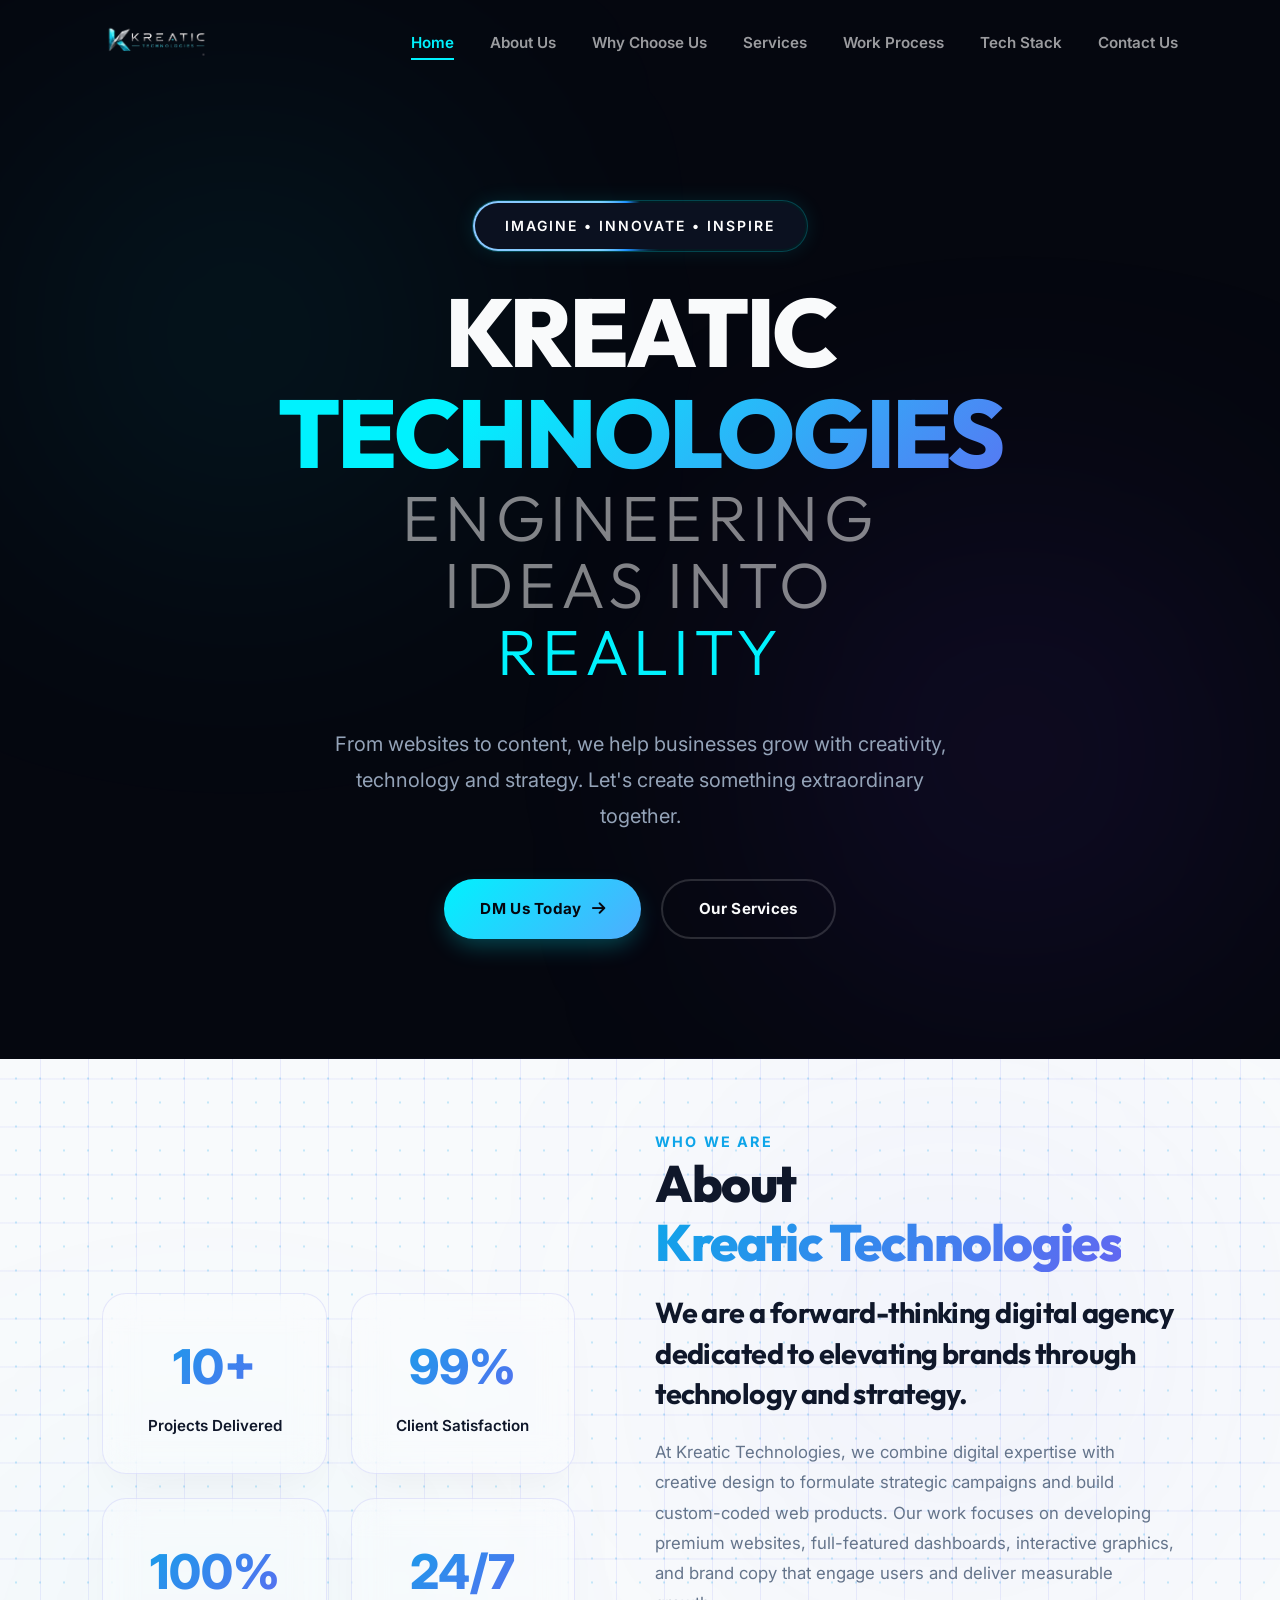
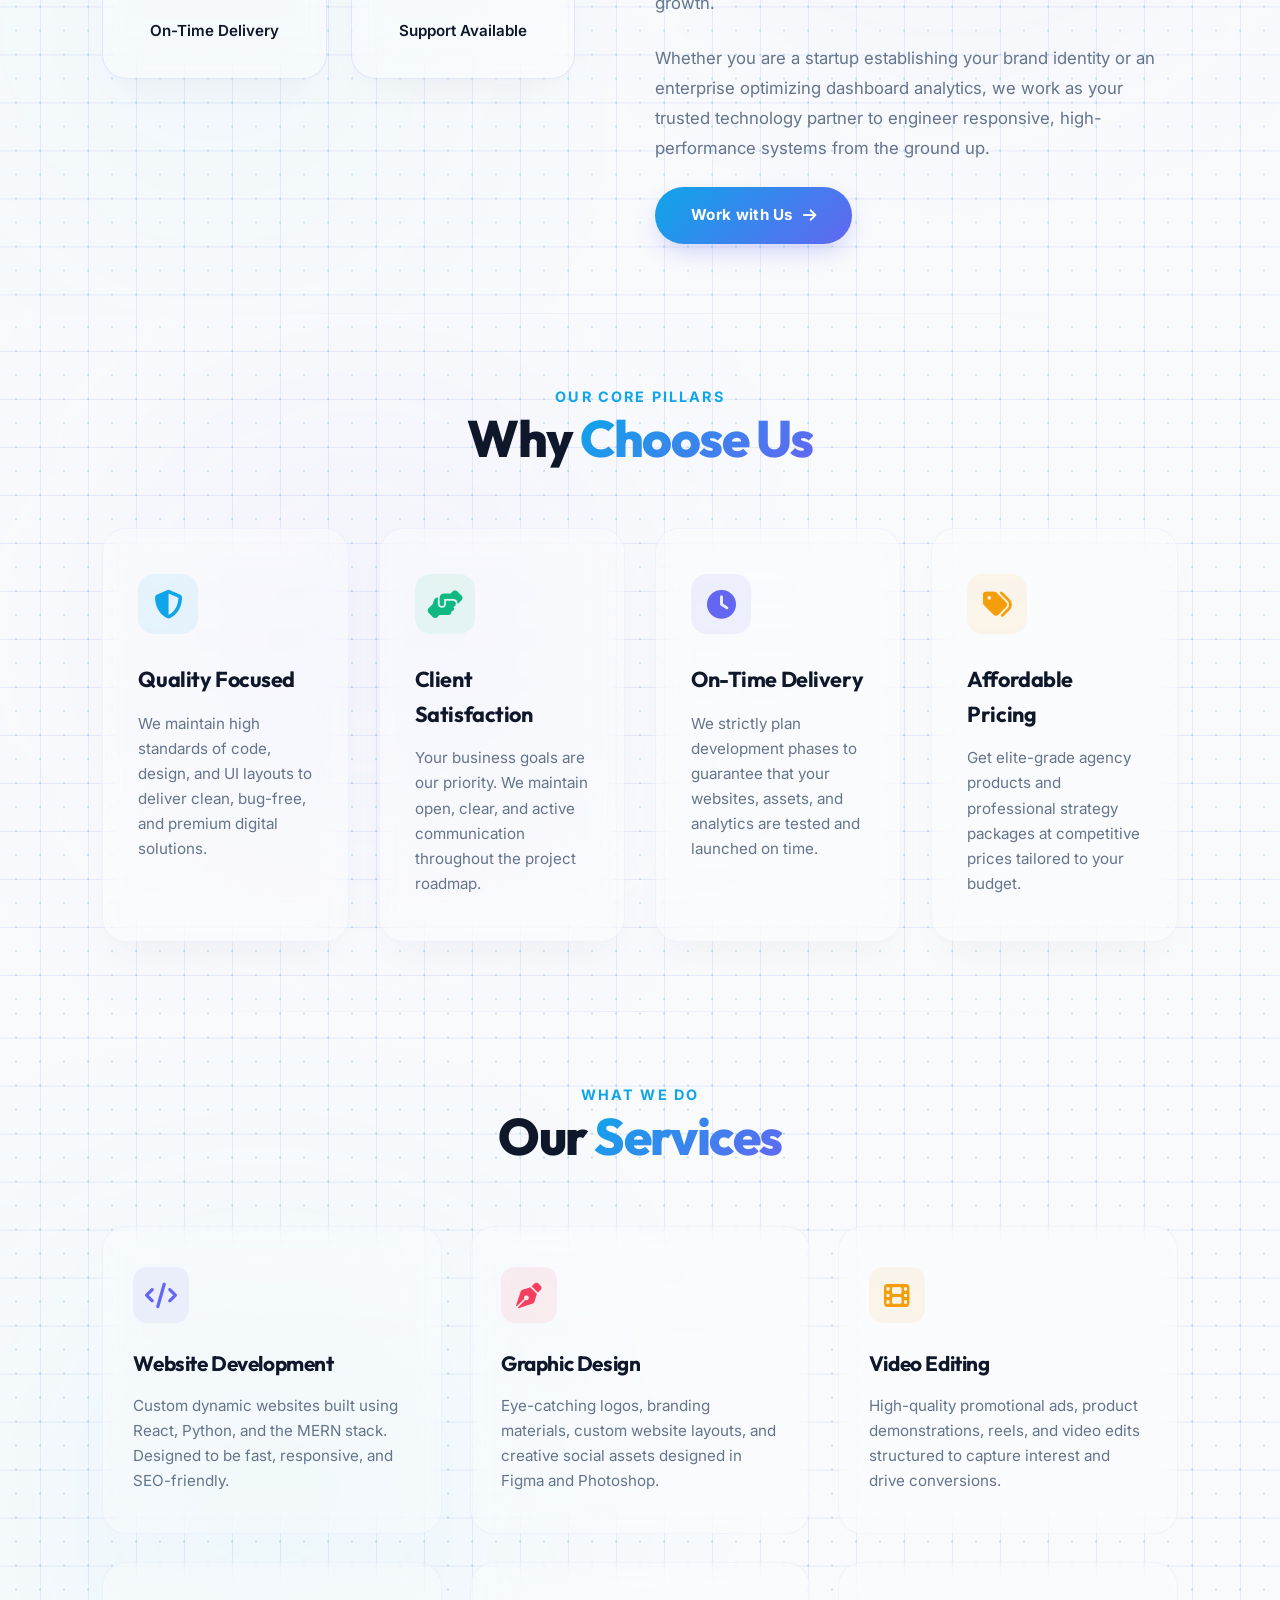
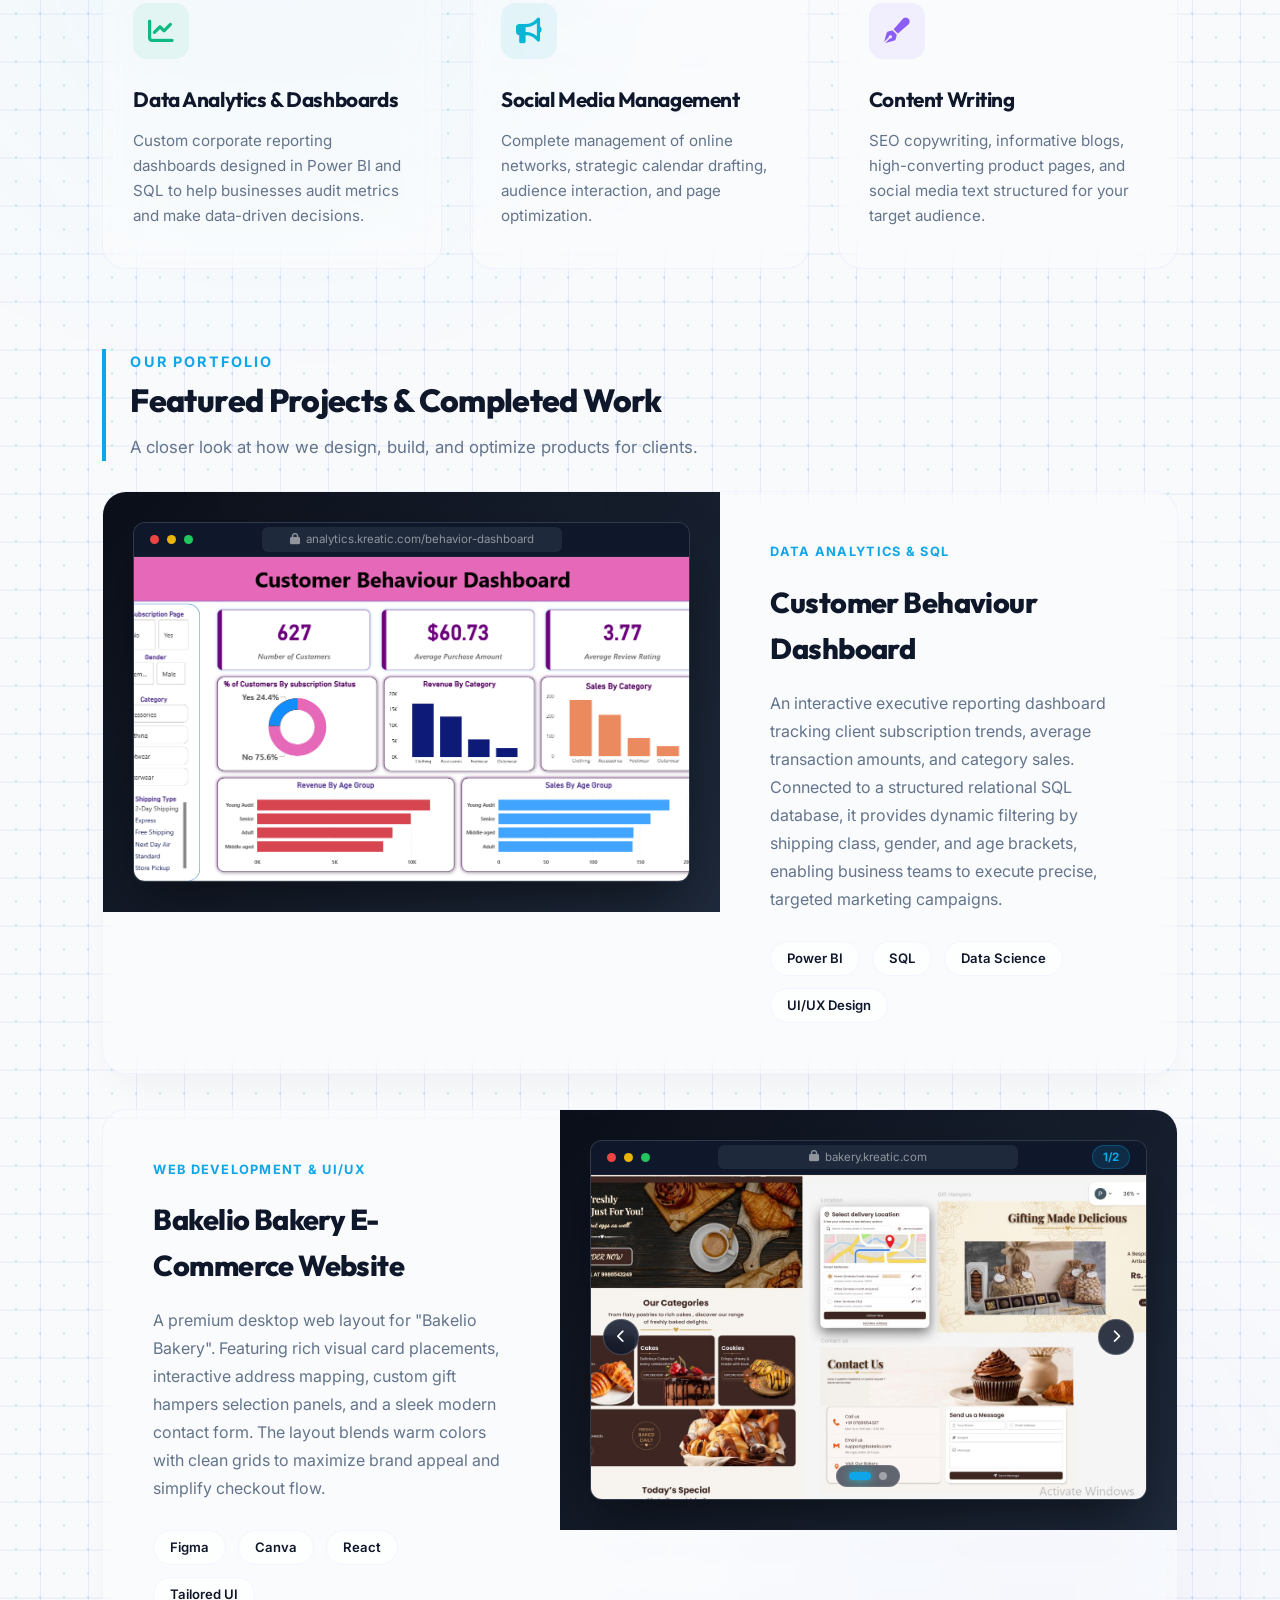
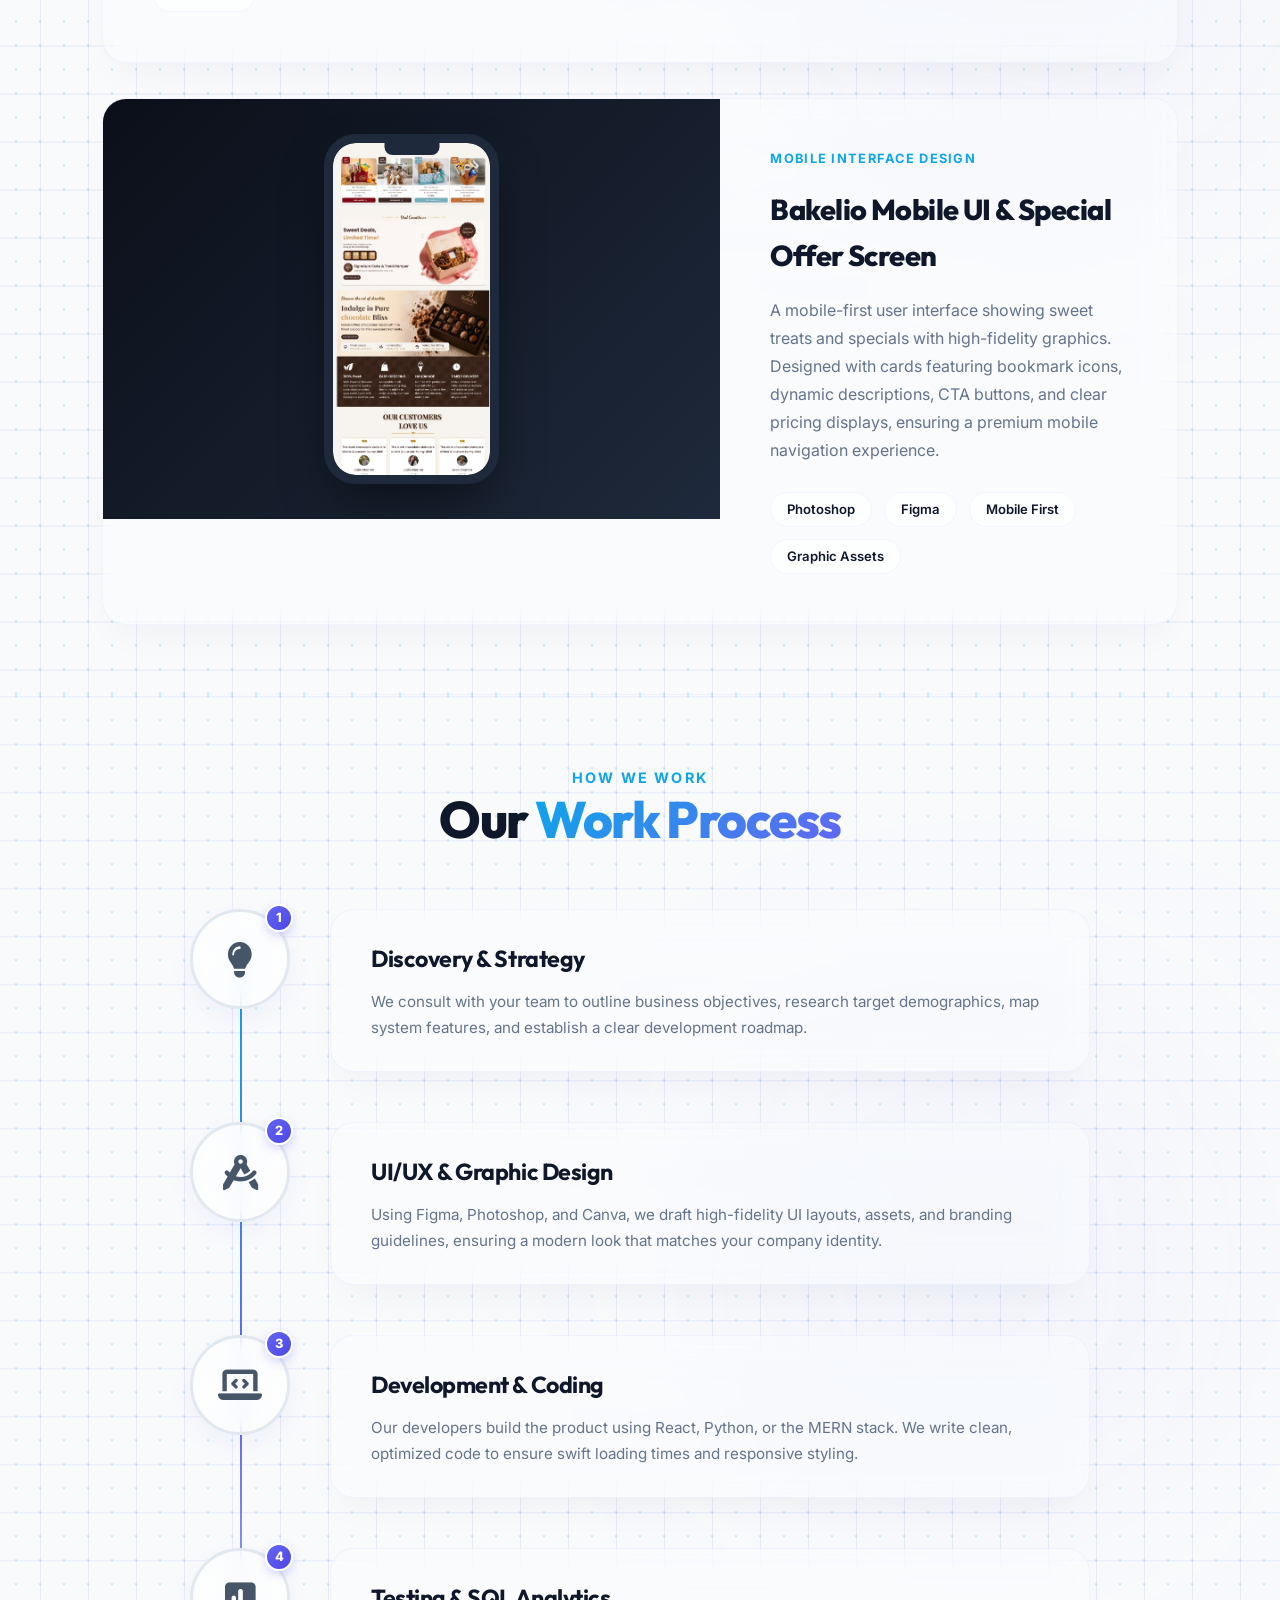
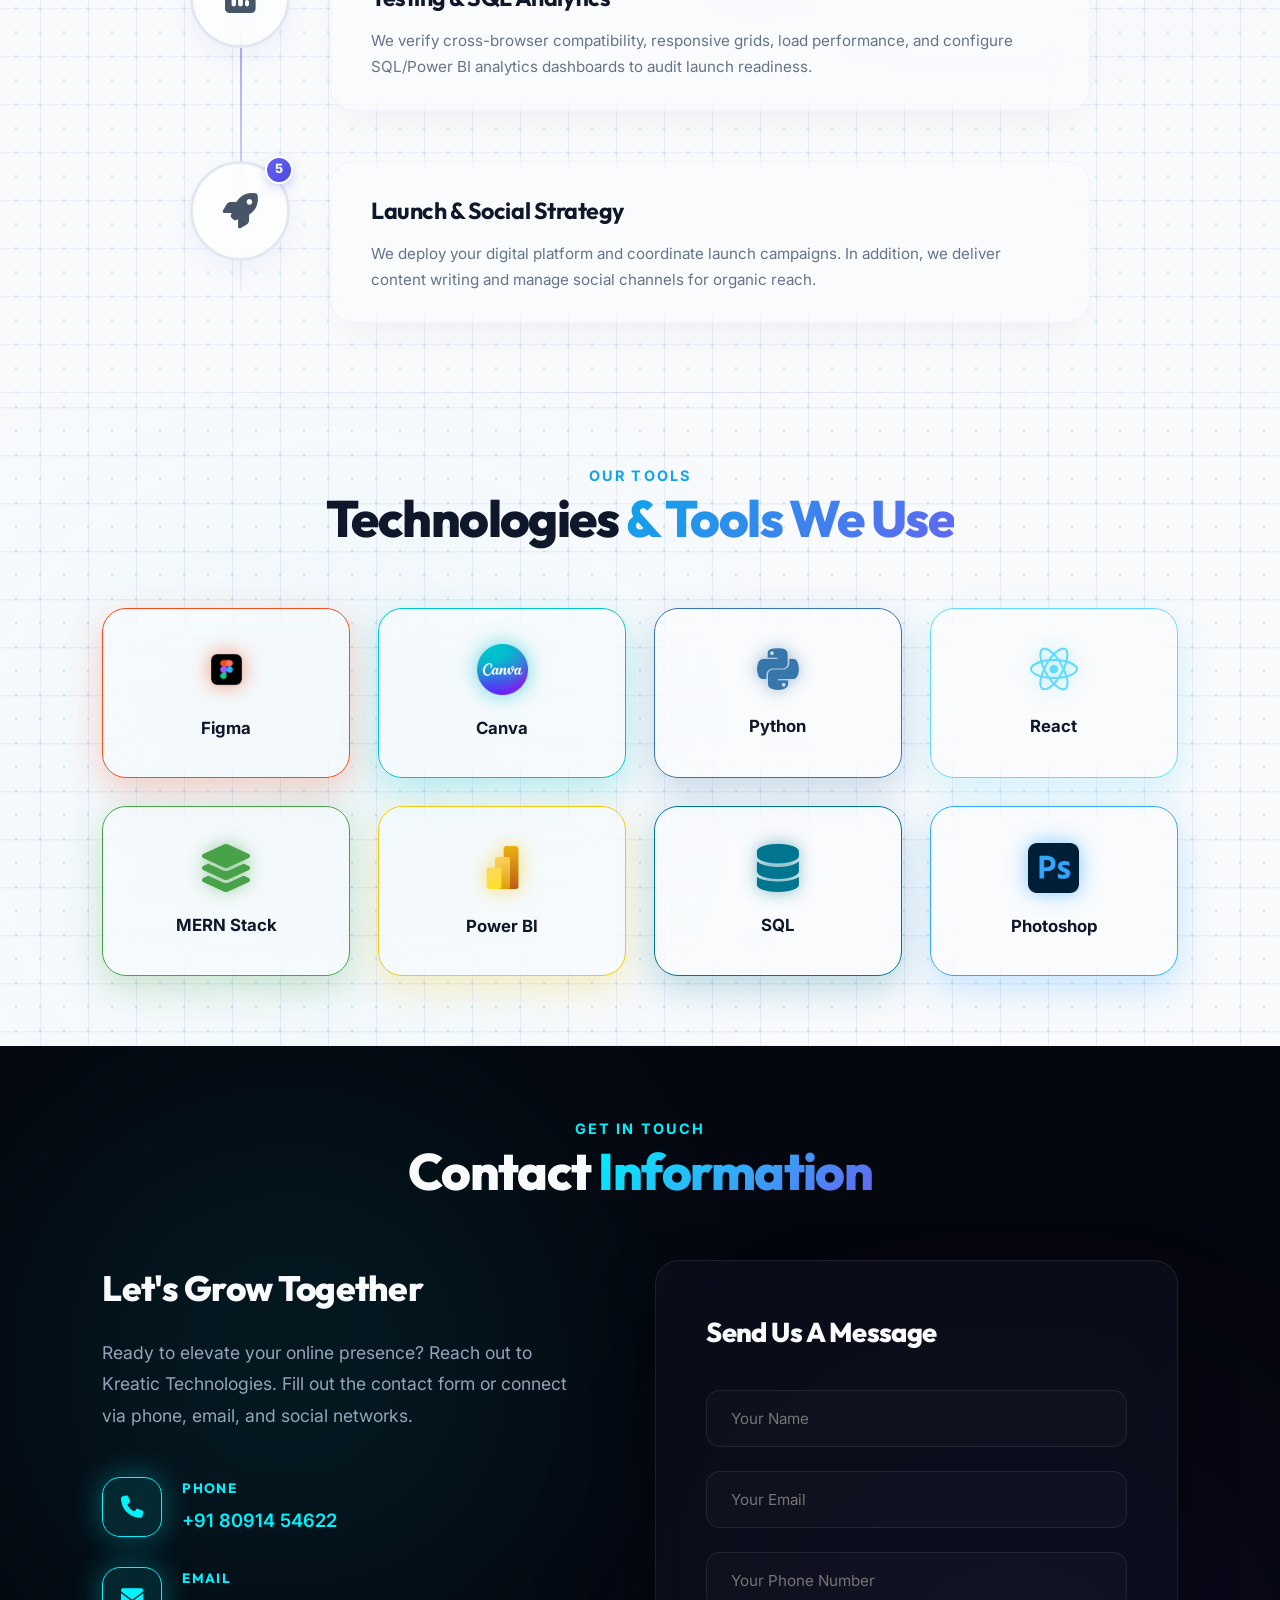
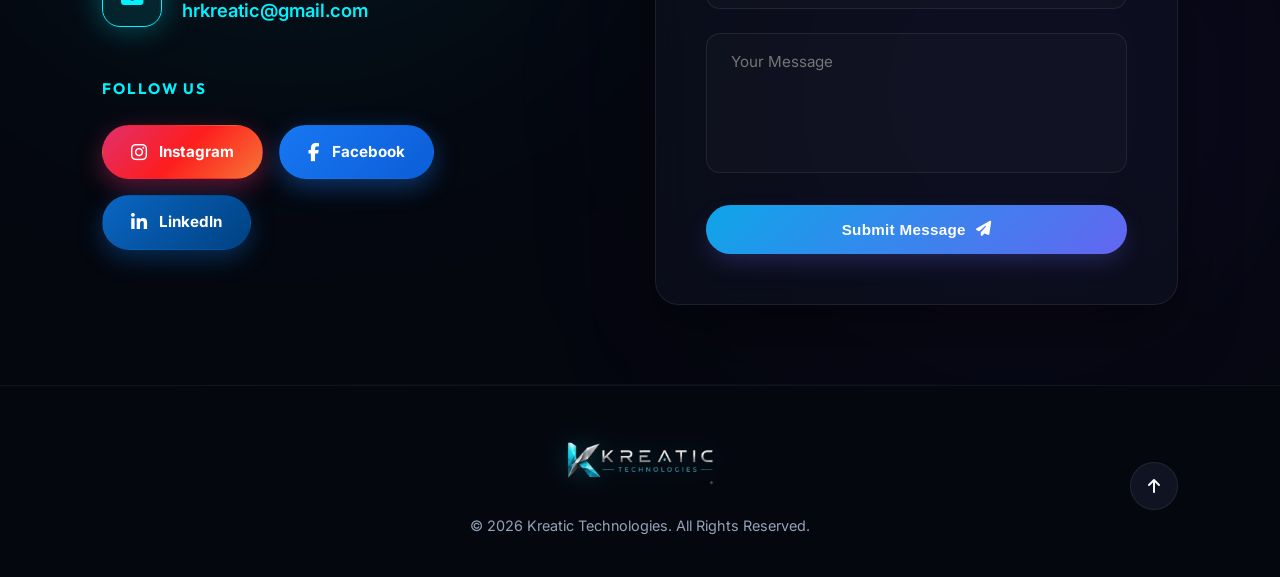
<file: index.html>
<!DOCTYPE html>
<html lang="en">

<head>
    <meta charset="UTF-8">
    <meta name="viewport" content="width=device-width, initial-scale=1.0">
    <title>Kreatic Technologies | Company Portfolio</title>
    <!-- Meta tags for SEO -->
    <meta name="description"
        content="Kreatic Technologies helps businesses grow with creativity, technology, and strategy. Explore our portfolio of website development, graphic design, and data dashboards.">
    <meta name="keywords"
        content="Kreatic Technologies, Web Development, Graphic Design, Data Analytics, MERN Stack, React, Power BI, Python">
    <link rel="icon" type="image/png" href="images/logo.png">

    <!-- CSS stylesheets -->
    <link rel="stylesheet" href="index.css">

    <!-- FontAwesome CDN for clean icons -->
    <link rel="stylesheet" href="https://cdnjs.cloudflare.com/ajax/libs/font-awesome/6.4.2/css/all.min.css"
        integrity="sha512-z3gLpd7yknf1YoNbCzqRKc4qyor8gaKU1qmn+CShxbuBusANI9QpRohGBreCFkKxLhei6S9CQXFEbbKuqLg0DA=="
        crossorigin="anonymous" referrerpolicy="no-referrer" />
</head>

<body>

    <!-- Fixed Floating Navigation Bar -->
    <header class="nav-dark" id="main-header">
        <div class="nav-container">
            <a href="#hero" class="logo-wrapper" id="nav-logo-link">
                <img src="images/download.png" alt="Kreatic Technologies Logo" class="logo-img" id="nav-logo-img">
            </a>

            <nav>
                <ul class="nav-links" id="nav-menu">
                    <li><a href="#hero" class="active" id="link-hero">Home</a></li>
                    <li><a href="#about" id="link-about">About Us</a></li>
                    <li><a href="#why-us" id="link-why-us">Why Choose Us</a></li>
                    <li><a href="#services" id="link-services">Services</a></li>
                    <li><a href="#process" id="link-process">Work Process</a></li>
                    <li><a href="#tech" id="link-tech">Tech Stack</a></li>
                    <li><a href="#contact" id="link-contact">Contact Us</a></li>
                </ul>
            </nav>

            <button class="menu-btn" id="mobile-menu-btn" aria-label="Toggle Menu">
                <span></span>
                <span></span>
                <span></span>
            </button>
        </div>
    </header>

    <!-- Cover Page / Hero Section (Black Background) -->
    <section class="section-dark" id="hero">
        <div class="glow-blob glow-blob-1"
            style="top: 15%; left: 5%; width: 350px; height: 350px; background: rgba(0, 242, 254, 0.12);"></div>
        <div class="glow-blob glow-blob-2"
            style="bottom: 10%; right: 5%; width: 400px; height: 400px; background: rgba(124, 58, 237, 0.15);"></div>
        <div class="hero-content">
            <div class="hero-badge moving-border">
                <span class="content">
                    Imagine • Innovate • Inspire
                </span>
            </div>
            <h1 class="hero-headline-stacked">
                <span class="hero-line bold-line">KREATIC</span>
                <span class="hero-line bold-line-accent">TECHNOLOGIES</span>
                <span class="hero-line thin-line">ENGINEERING</span>
                <span class="hero-line thin-line">IDEAS INTO</span>
                <span class="hero-line thin-line-accent">REALITY</span>
            </h1>
            <p class="hero-description">From websites to content, we help businesses grow with creativity, technology
                and strategy. Let's create something extraordinary together.</p>
            <div class="hero-actions">
                <a href="#contact" class="btn btn-primaryx" id="btn-dm-today">DM Us Today <i
                        class="fa-solid fa-arrow-right"></i></a>
                <a href="#services" class="btn btn-secondary" id="btn-view-work">Our Services</a>
            </div>
        </div>
    </section>

    <!-- About Us Section (White Background) -->
    <section class="section-light" id="about">
        <div class="glow-blob glow-blob-1"
            style="top: 10%; right: 10%; width: 400px; height: 400px; background: rgba(99, 102, 241, 0.08);"></div>
        <div class="glow-blob glow-blob-2"
            style="bottom: 15%; left: 5%; width: 300px; height: 300px; background: rgba(6, 182, 212, 0.08);"></div>
        <div class="about-graphics">
            <div class="about-card" id="about-c1">
                <div class="about-card-val" id="about-val-projects">10+</div>
                <div class="about-card-lbl">Projects Delivered</div>
            </div>
            <div class="about-card" id="about-c2">
                <div class="about-card-val" id="about-val-satisfaction">99%</div>
                <div class="about-card-lbl">Client Satisfaction</div>
            </div>
            <div class="about-card" id="about-c3">
                <div class="about-card-val" id="about-val-delivery">100%</div>
                <div class="about-card-lbl">On-Time Delivery</div>
            </div>
            <div class="about-card" id="about-c4">
                <div class="about-card-val" id="about-val-support">24/7</div>
                <div class="about-card-lbl">Support Available</div>
            </div>
        </div>
        <div class="about-content">
            <span class="section-subtitle">Who We Are</span>
            <h2 class="section-title">About <span class="accent-text">Kreatic Technologies</span></h2>
            <h3>We are a forward-thinking digital agency dedicated to elevating brands through technology and strategy.
            </h3>
            <p>At Kreatic Technologies, we combine digital expertise with creative design to formulate strategic
                campaigns and build custom-coded web products. Our work focuses on developing premium websites,
                full-featured dashboards, interactive graphics, and brand copy that engage users and deliver measurable
                growth.</p>
            <p>Whether you are a startup establishing your brand identity or an enterprise optimizing dashboard
                analytics, we work as your trusted technology partner to engineer responsive, high-performance systems
                from the ground up.</p>
            <a href="#contact" class="btn btn-primary" id="btn-about-contact">Work with Us <i
                    class="fa-solid fa-arrow-right"></i></a>
        </div>
    </section>

    <!-- Why Choose Us Section (White Background) -->
    <section class="section-light" id="why-us">
        <div class="glow-blob glow-blob-1"
            style="top: 20%; left: 15%; width: 350px; height: 350px; background: rgba(139, 92, 246, 0.08);"></div>
        <div class="section-header">
            <span class="section-subtitle">Our Core Pillars</span>
            <h2 class="section-title">Why <span class="accent-text">Choose Us</span></h2>
        </div>

        <div class="why-grid">
            <div class="why-card" id="why-quality">
                <div class="why-icon-outer">
                    <i class="fa-solid fa-shield-halved why-icon" id="icon-why-quality"></i>
                </div>
                <h3>Quality Focused</h3>
                <p>We maintain high standards of code, design, and UI layouts to deliver clean, bug-free, and premium
                    digital solutions.</p>
            </div>

            <div class="why-card" id="why-satisfaction">
                <div class="why-icon-outer">
                    <i class="fa-solid fa-handshake-angle why-icon" id="icon-why-satisfaction"></i>
                </div>
                <h3>Client Satisfaction</h3>
                <p>Your business goals are our priority. We maintain open, clear, and active communication throughout
                    the project roadmap.</p>
            </div>

            <div class="why-card" id="why-delivery">
                <div class="why-icon-outer">
                    <i class="fa-solid fa-clock why-icon" id="icon-why-delivery"></i>
                </div>
                <h3>On-Time Delivery</h3>
                <p>We strictly plan development phases to guarantee that your websites, assets, and analytics are tested
                    and launched on time.</p>
            </div>

            <div class="why-card" id="why-pricing">
                <div class="why-icon-outer">
                    <i class="fa-solid fa-tags why-icon" id="icon-why-pricing"></i>
                </div>
                <h3>Affordable Pricing</h3>
                <p>Get elite-grade agency products and professional strategy packages at competitive prices tailored to
                    your budget.</p>
            </div>
        </div>
    </section>

    <!-- Our Services Section (White Background) -->
    <section class="section-light" id="services">
        <div class="glow-blob glow-blob-1"
            style="top: 10%; left: 5%; width: 400px; height: 400px; background: rgba(6, 182, 212, 0.08);"></div>
        <div class="glow-blob glow-blob-2"
            style="bottom: 20%; right: 5%; width: 350px; height: 350px; background: rgba(99, 102, 241, 0.08);"></div>
        <div class="section-header">
            <span class="section-subtitle">What We Do</span>
            <h2 class="section-title">Our <span class="accent-text">Services</span></h2>
        </div>

        <!-- Core Services Grid -->
        <div class="services-grid">
            <div class="service-card" id="service-webdev">
                <div class="service-icon-outer">
                    <i class="fa-solid fa-code service-icon" id="icon-service-webdev"></i>
                </div>
                <h3>Website Development</h3>
                <p>Custom dynamic websites built using React, Python, and the MERN stack. Designed to be fast,
                    responsive, and SEO-friendly.</p>
            </div>

            <div class="service-card" id="service-graphics">
                <div class="service-icon-outer">
                    <i class="fa-solid fa-pen-nib service-icon" id="icon-service-graphics"></i>
                </div>
                <h3>Graphic Design</h3>
                <p>Eye-catching logos, branding materials, custom website layouts, and creative social assets designed
                    in Figma and Photoshop.</p>
            </div>

            <div class="service-card" id="service-video">
                <div class="service-icon-outer">
                    <i class="fa-solid fa-film service-icon" id="icon-service-video"></i>
                </div>
                <h3>Video Editing</h3>
                <p>High-quality promotional ads, product demonstrations, reels, and video edits structured to capture
                    interest and drive conversions.</p>
            </div>

            <div class="service-card" id="service-analytics">
                <div class="service-icon-outer">
                    <i class="fa-solid fa-chart-line service-icon" id="icon-service-analytics"></i>
                </div>
                <h3>Data Analytics & Dashboards</h3>
                <p>Custom corporate reporting dashboards designed in Power BI and SQL to help businesses audit metrics
                    and make data-driven decisions.</p>
            </div>

            <div class="service-card" id="service-social">
                <div class="service-icon-outer">
                    <i class="fa-solid fa-bullhorn service-icon" id="icon-service-social"></i>
                </div>
                <h3>Social Media Management</h3>
                <p>Complete management of online networks, strategic calendar drafting, audience interaction, and page
                    optimization.</p>
            </div>

            <div class="service-card" id="service-writing">
                <div class="service-icon-outer">
                    <i class="fa-solid fa-pen-fancy service-icon" id="icon-service-writing"></i>
                </div>
                <h3>Content Writing</h3>
                <p>SEO copywriting, informative blogs, high-converting product pages, and social media text structured
                    for your target audience.</p>
            </div>
        </div>

        <!-- Selected Work (Long Cards showcasing work) -->
        <div class="work-section-header">
            <span class="section-subtitle">Our Portfolio</span>
            <h3>Featured Projects & Completed Work</h3>
            <p>A closer look at how we design, build, and optimize products for clients.</p>
        </div>

        <div class="work-cards-container">
            <!-- Card 1: Power BI Dashboard -->
            <div class="work-card-long" id="project-dashboard">
                <div class="work-image-area">
                    <div class="browser-mockup">
                        <div class="browser-header">
                            <span class="browser-dot close"></span>
                            <span class="browser-dot minimize"></span>
                            <span class="browser-dot maximize"></span>
                            <div class="browser-address"><i class="fa-solid fa-lock"></i>
                                analytics.kreatic.com/behavior-dashboard</div>
                        </div>
                        <div class="browser-screen">
                            <img src="images/Screenshot 2026-07-16 122818.png"
                                alt="Customer Behaviour Power BI Dashboard" class="work-card-img"
                                id="img-project-dashboard">
                        </div>
                    </div>
                </div>
                <div class="work-info-area">
                    <span class="work-tag">Data Analytics & SQL</span>
                    <h4 class="work-card-title">Customer Behaviour Dashboard</h4>
                    <p class="work-card-desc">An interactive executive reporting dashboard tracking client subscription
                        trends, average transaction amounts, and category sales. Connected to a structured relational
                        SQL database, it provides dynamic filtering by shipping class, gender, and age brackets,
                        enabling business teams to execute precise, targeted marketing campaigns.</p>
                    <ul class="work-meta-list">
                        <li class="work-meta-item">Power BI</li>
                        <li class="work-meta-item">SQL</li>
                        <li class="work-meta-item">Data Science</li>
                        <li class="work-meta-item">UI/UX Design</li>
                    </ul>
                </div>
            </div>

            <!-- Card 2: Bakery & Sourav Desktop Mockups (Left-Right Scrollable Slider) -->
            <div class="work-card-long" id="project-bakery-desktop">
                <div class="work-image-area">
                    <div class="browser-mockup">
                        <div class="browser-header">
                            <span class="browser-dot close"></span>
                            <span class="browser-dot minimize"></span>
                            <span class="browser-dot maximize"></span>
                            <div class="browser-address" id="bakery-browser-address"><i class="fa-solid fa-lock"></i> bakery.kreatic.com</div>
                            <div class="slider-counter"><span id="slide-num">1</span>/2</div>
                        </div>
                        <div class="browser-screen">
                            <div class="horizontal-slider" id="bakery-slider">
                                <div class="slide-item active">
                                    <img src="images/WhatsApp Image 2026-07-16 at 6.40.13 PM.jpeg"
                                        alt="Bakelio Bakery Desktop Website Layout" class="work-card-img"
                                        id="img-project-bakery-desktop">
                                </div>
                                <div class="slide-item">
                                    <img src="images/sourav.png"
                                        alt="Web Application Layout" class="work-card-img"
                                        id="img-project-sourav-desktop">
                                </div>
                            </div>
                            <!-- Left / Right Navigation Controls -->
                            <button class="slider-arrow slider-arrow-left" id="slider-prev" aria-label="Previous Slide">
                                <i class="fa-solid fa-chevron-left"></i>
                            </button>
                            <button class="slider-arrow slider-arrow-right" id="slider-next" aria-label="Next Slide">
                                <i class="fa-solid fa-chevron-right"></i>
                            </button>
                            <!-- Slider Dots -->
                            <div class="slider-dots">
                                <span class="dot active" data-slide="0"></span>
                                <span class="dot" data-slide="1"></span>
                            </div>
                        </div>
                    </div>
                </div>
                <div class="work-info-area">
                    <span class="work-tag">Web Development & UI/UX</span>
                    <h4 class="work-card-title" id="bakery-slide-title">Bakelio Bakery E-Commerce Website</h4>
                    <p class="work-card-desc" id="bakery-slide-desc">A premium desktop web layout for "Bakelio Bakery". Featuring rich visual
                        card placements, interactive address mapping, custom gift hampers selection panels, and a sleek
                        modern contact form. The layout blends warm colors with clean grids to maximize brand appeal and
                        simplify checkout flow.</p>
                    <ul class="work-meta-list">
                        <li class="work-meta-item">Figma</li>
                        <li class="work-meta-item">Canva</li>
                        <li class="work-meta-item">React</li>
                        <li class="work-meta-item">Tailored UI</li>
                    </ul>
                </div>
            </div>

            <!-- Card 3: Bakery Mobile Special Mockup -->
            <div class="work-card-long" id="project-bakery-mobile">
                <div class="work-image-area">
                    <div class="phone-mockup">
                        <div class="phone-speaker"></div>
                        <div class="phone-screen">
                            <img src="images/WhatsApp Image 2026-07-16 at 6.41.11 PM.jpeg"
                                alt="Bakelio Mobile App Specials Screen" class="work-card-img"
                                id="img-project-bakery-mobile">
                        </div>
                    </div>
                </div>
                <div class="work-info-area">
                    <span class="work-tag">Mobile Interface Design</span>
                    <h4 class="work-card-title">Bakelio Mobile UI & Special Offer Screen</h4>
                    <p class="work-card-desc">A mobile-first user interface showing sweet treats and specials with
                        high-fidelity graphics. Designed with cards featuring bookmark icons, dynamic descriptions, CTA
                        buttons, and clear pricing displays, ensuring a premium mobile navigation experience.</p>
                    <ul class="work-meta-list">
                        <li class="work-meta-item">Photoshop</li>
                        <li class="work-meta-item">Figma</li>
                        <li class="work-meta-item">Mobile First</li>
                        <li class="work-meta-item">Graphic Assets</li>
                    </ul>
                </div>
            </div>
        </div>
    </section>

    <!-- Work Process Section (White Background) -->
    <section class="section-light" id="process">
        <div class="glow-blob glow-blob-1"
            style="top: 30%; right: 10%; width: 350px; height: 350px; background: rgba(99, 102, 241, 0.08);"></div>
        <div class="section-header">
            <span class="section-subtitle">How We Work</span>
            <h2 class="section-title">Our <span class="accent-text">Work Process</span></h2>
        </div>

        <div class="process-flow">
            <!-- Step 1 -->
            <div class="process-step" id="step-strategy">
                <div class="process-icon-outer">
                    <i class="fa-solid fa-lightbulb" id="icon-step-strategy"></i>
                </div>
                <div class="process-number">1</div>
                <div class="process-content">
                    <h3>Discovery & Strategy</h3>
                    <p>We consult with your team to outline business objectives, research target demographics, map
                        system features, and establish a clear development roadmap.</p>
                </div>
            </div>

            <!-- Step 2 -->
            <div class="process-step" id="step-design">
                <div class="process-icon-outer">
                    <i class="fa-solid fa-compass-drafting" id="icon-step-design"></i>
                </div>
                <div class="process-number">2</div>
                <div class="process-content">
                    <h3>UI/UX & Graphic Design</h3>
                    <p>Using Figma, Photoshop, and Canva, we draft high-fidelity UI layouts, assets, and branding
                        guidelines, ensuring a modern look that matches your company identity.</p>
                </div>
            </div>

            <!-- Step 3 -->
            <div class="process-step" id="step-dev">
                <div class="process-icon-outer">
                    <i class="fa-solid fa-laptop-code" id="icon-step-dev"></i>
                </div>
                <div class="process-number">3</div>
                <div class="process-content">
                    <h3>Development & Coding</h3>
                    <p>Our developers build the product using React, Python, or the MERN stack. We write clean,
                        optimized code to ensure swift loading times and responsive styling.</p>
                </div>
            </div>

            <!-- Step 4 -->
            <div class="process-step" id="step-testing">
                <div class="process-icon-outer">
                    <i class="fa-solid fa-square-poll-vertical" id="icon-step-testing"></i>
                </div>
                <div class="process-number">4</div>
                <div class="process-content">
                    <h3>Testing & SQL Analytics</h3>
                    <p>We verify cross-browser compatibility, responsive grids, load performance, and configure
                        SQL/Power BI analytics dashboards to audit launch readiness.</p>
                </div>
            </div>

            <!-- Step 5 -->
            <div class="process-step" id="step-launch">
                <div class="process-icon-outer">
                    <i class="fa-solid fa-rocket" id="icon-step-launch"></i>
                </div>
                <div class="process-number">5</div>
                <div class="process-content">
                    <h3>Launch & Social Strategy</h3>
                    <p>We deploy your digital platform and coordinate launch campaigns. In addition, we deliver content
                        writing and manage social channels for organic reach.</p>
                </div>
            </div>
        </div>
    </section>

    <!-- Technologies & Tools Section (White Background) -->
    <section class="section-light" id="tech">
        <div class="glow-blob glow-blob-1"
            style="bottom: 10%; left: 10%; width: 400px; height: 400px; background: rgba(6, 182, 212, 0.08);"></div>
        <div class="section-header">
            <span class="section-subtitle">Our Tools</span>
            <h2 class="section-title">Technologies <span class="accent-text">& Tools We Use</span></h2>
        </div>

        <div class="tech-container">
            <div class="tech-grid">
                <div class="tech-card" id="tech-figma">
                    <img src="images/figma.webp" alt="Figma" class="tech-icon-img" id="icon-tech-figma">
                    <div class="tech-name">Figma</div>
                </div>

                <div class="tech-card" id="tech-canva">
                    <img src="images/canva.webp" alt="Canva" class="tech-icon-img" id="icon-tech-canva">
                    <div class="tech-name">Canva</div>
                </div>

                <div class="tech-card" id="tech-python">
                    <i class="fa-brands fa-python tech-icon" id="icon-tech-python"></i>
                    <div class="tech-name">Python</div>
                </div>

                <div class="tech-card" id="tech-react">
                    <i class="fa-brands fa-react tech-icon" id="icon-tech-react"></i>
                    <div class="tech-name">React</div>
                </div>

                <div class="tech-card" id="tech-mern">
                    <i class="fa-solid fa-layer-group tech-icon" id="icon-tech-mern"></i>
                    <div class="tech-name">MERN Stack</div>
                </div>

                <div class="tech-card" id="tech-powerbi">
                    <img src="images/PowerBI.png" alt="Power BI" class="tech-icon-img" id="icon-tech-powerbi">
                    <div class="tech-name">Power BI</div>
                </div>

                <div class="tech-card" id="tech-sql">
                    <i class="fa-solid fa-database tech-icon" id="icon-tech-sql"></i>
                    <div class="tech-name">SQL</div>
                </div>

                <div class="tech-card" id="tech-photoshop">
                    <img src="images/Photoshop.webp" alt="Photoshop" class="tech-icon-img" id="icon-tech-photoshop">
                    <div class="tech-name">Photoshop</div>
                </div>
            </div>
        </div>
    </section>

    <!-- Contact & Footer Sections (Black Background) -->
    <section class="section-dark" id="contact">
        <div class="glow-blob glow-blob-1"
            style="top: 10%; left: 5%; width: 450px; height: 450px; background: rgba(0, 242, 254, 0.12);"></div>
        <div class="glow-blob glow-blob-2"
            style="bottom: 10%; right: 5%; width: 400px; height: 400px; background: rgba(124, 58, 237, 0.15);"></div>
        <div class="section-header">
            <span class="section-subtitle">Get In Touch</span>
            <h2 class="section-title">Contact <span class="accent-text">Information</span></h2>
        </div>

        <div class="contact-wrapper">
            <!-- Contact Details Panel -->
            <div class="contact-info-panel">
                <h3>Let's Grow Together</h3>
                <p class="contact-intro">Ready to elevate your online presence? Reach out to Kreatic Technologies. Fill
                    out the contact form or connect via phone, email, and social networks.</p>

                <div class="contact-details">
                    <div class="contact-item" id="contact-detail-phone">
                        <div class="contact-item-icon">
                            <i class="fa-solid fa-phone" id="icon-contact-phone"></i>
                        </div>
                        <div class="contact-item-text">
                            <h4>Phone</h4>
                            <a href="tel:+918091454622">+91 80914 54622</a>
                        </div>
                    </div>

                    <div class="contact-item" id="contact-detail-email">
                        <div class="contact-item-icon">
                            <i class="fa-solid fa-envelope" id="icon-contact-email"></i>
                        </div>
                        <div class="contact-item-text">
                            <h4>Email</h4>
                            <a href="mailto:hrkreatic@gmail.com">hrkreatic@gmail.com</a>
                        </div>
                    </div>
                </div>

                <!-- Social Channels -->
                <h4 class="socials-title">Follow Us</h4>
                <div class="socials-grid">
                    <a href="https://www.instagram.com/kreatic_technologies?utm_source=qr" target="_blank"
                        class="social-button" id="social-instagram" rel="noopener noreferrer">
                        <i class="fa-brands fa-instagram"></i> Instagram
                    </a>
                    <a href="https://www.facebook.com/share/18uyy2AoN8/" target="_blank" class="social-button"
                        id="social-facebook" rel="noopener noreferrer">
                        <i class="fa-brands fa-facebook-f"></i> Facebook
                    </a>
                    <a href="https://www.instagram.com/kreatic_technologies?utm_source=qr" target="_blank"
                        class="social-button" id="social-linkedin" rel="noopener noreferrer">
                        <i class="fa-brands fa-linkedin-in"></i> LinkedIn
                    </a>
                </div>
            </div>

            <!-- Contact Form Panel -->
            <div class="contact-form-panel">
                <h3>Send Us A Message</h3>
                <form id="contact-form">
                    <div class="form-group">
                        <input type="text" class="form-control" placeholder="Your Name" required id="form-name">
                    </div>
                    <div class="form-group">
                        <input type="email" class="form-control" placeholder="Your Email" required id="form-email">
                    </div>
                    <div class="form-group">
                        <input type="tel" class="form-control" placeholder="Your Phone Number" id="form-phone">
                    </div>
                    <div class="form-group">
                        <textarea class="form-control" placeholder="Your Message" required id="form-message"></textarea>
                    </div>
                    <button type="submit" class="btn btn-primary form-submit-btn" id="form-submit">Submit Message <i
                            class="fa-solid fa-paper-plane"></i></button>
                </form>
            </div>
        </div>
    </section>

    <!-- Footer -->
    <footer>
        <div class="footer-content">
            <div class="footer-logo">
                <img src="images/download.png" alt="Kreatic Technologies" class="footer-logo-img" id="footer-logo-image">
            </div>
            <div class="footer-copyright" id="footer-copy-text">
                &copy; 2026 Kreatic Technologies. All Rights Reserved.
            </div>
            <a href="#hero" class="footer-top-btn" aria-label="Scroll to top" id="footer-scroll-top">
                <i class="fa-solid fa-arrow-up"></i>
            </a>
        </div>
    </footer>

    <!-- JavaScript File -->
    <script src="index.js"></script>
</body>

</html>
</file>
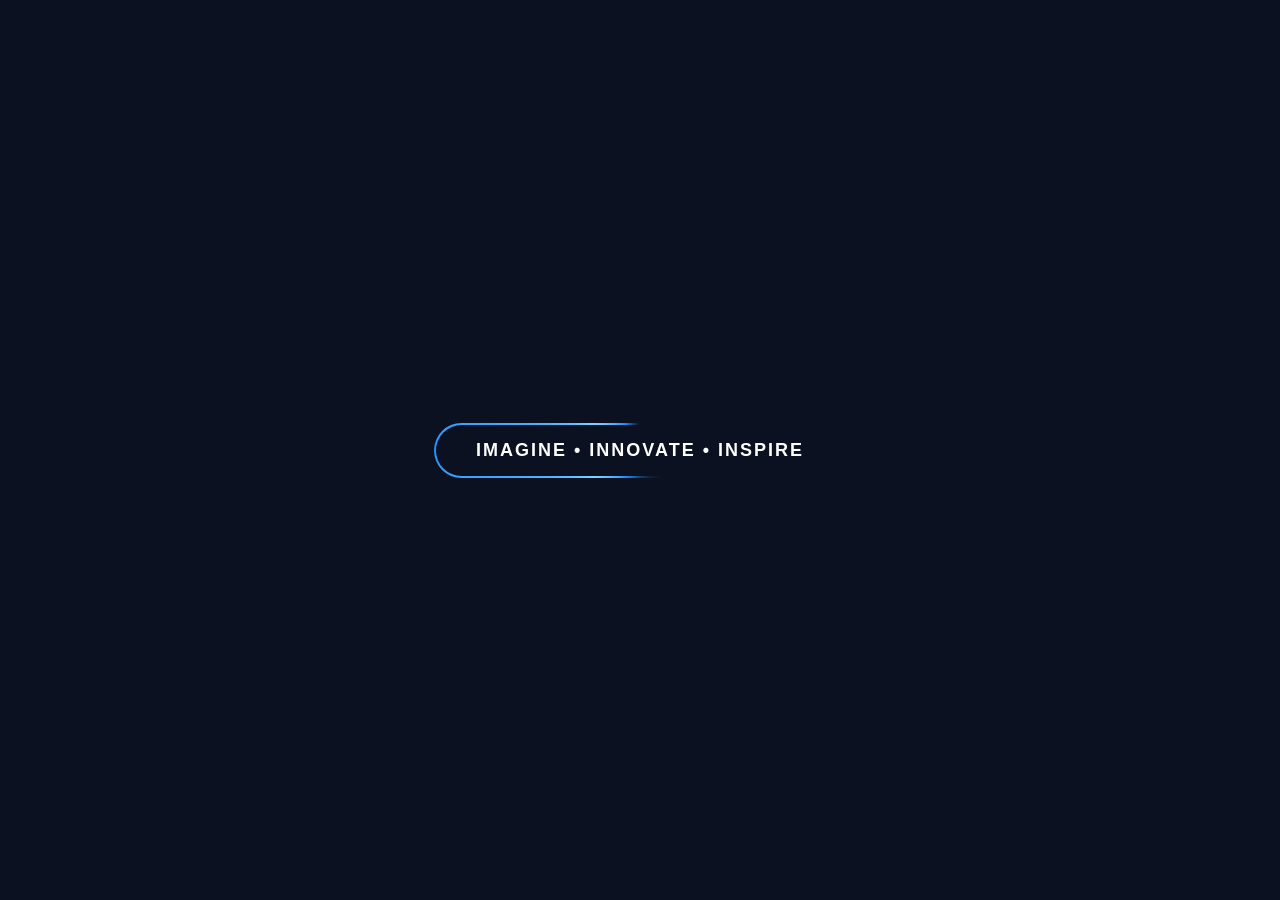
<file: rotate.html>
<!DOCTYPE html>
<html lang="en">
<head>
<meta charset="UTF-8">
<meta name="viewport" content="width=device-width, initial-scale=1.0">
<title>Smooth Moving Border</title>

<style>
*{
    margin:0;
    padding:0;
    box-sizing:border-box;
}

body{
    height:100vh;
    display:flex;
    justify-content:center;
    align-items:center;
    background:#0b1120;
    font-family:Arial,Helvetica,sans-serif;
}

.moving-border{
    position:relative;
    display:inline-flex;
    padding:2px;
    border-radius:999px;
    overflow:hidden;
}

/* Long rotating border */
.moving-border::before{
    content:"";
    position:absolute;
    inset:-2px;
    border-radius:inherit;

    background:conic-gradient(
        from 0deg,

        transparent 0deg,
        transparent 140deg,

        rgba(30,144,255,.15) 160deg,
        rgba(30,144,255,.4) 180deg,
        #1e90ff 210deg,
        #7fd3ff 240deg,
        #1e90ff 270deg,
        #7fd3ff 300deg,
        #1e90ff 330deg,
        rgba(30,144,255,.4) 345deg,
        transparent 360deg
    );

    animation:spin 2s linear infinite;
    will-change:transform;
}

.content{
    position:relative;
    z-index:1;
    background:#0b1120;
    color:#fff;
    padding:15px 40px;
    border-radius:999px;
    font-size:18px;
    font-weight:bold;
    letter-spacing:2px;
}

@keyframes spin{
    from{
        transform:rotate(0deg);
    }
    to{
        transform:rotate(360deg);
    }
}
</style>
</head>

<body>

<div class="moving-border">
    <div class="content">
        IMAGINE • INNOVATE • INSPIRE
    </div>
</div>

</body>
</html>
</file>
<file: index.css>
@import url('https://fonts.googleapis.com/css2?family=Inter:wght@300;400;500;600;700&family=Outfit:wght@300;400;500;600;700;800&display=swap');

.hero-badge.moving-border{
    position:relative;
    display:inline-flex;
    padding:2px;
    border-radius:999px;
    overflow:hidden;
}

.hero-badge.moving-border::before{
    content:"";
    position:absolute;
    inset:-2px;
    border-radius:inherit;

    background:conic-gradient(
        from 0deg,
        transparent 0deg,
        transparent 140deg,
        rgba(30,144,255,.15) 160deg,
        rgba(30,144,255,.4) 180deg,
        #1e90ff 210deg,
        #7fd3ff 240deg,
        #8bc5ff 270deg,
        #7fd3ff 300deg,
        #1e90ff 330deg,
        rgba(30,144,255,.4) 345deg,
        transparent 360deg
    );

    animation:spin 2.3s linear infinite;
}

.hero-badge .content{
    position:relative;
    z-index:1;
    background:#0b1120;   /* Change to your website background */
    color:#fff;
    padding:12px 30px;
    border-radius:999px;
    font-size:14px;
    font-weight:600;
    letter-spacing:2px;
    text-transform:uppercase;
}

@keyframes spin{
    from{
        transform:rotate(0deg);
    }
    to{
        transform:rotate(360deg);
    }
}





/* CSS Reset & Variables */
:root {
    /* Brand Accents & Colors */
    --primary-cyan: #0ea5e9;       /* Cyan-Blue */
    --primary-cyan-hover: #0284c7;
    --primary-cyan-light: rgba(14, 165, 233, 0.1);
    --shadow-cyan: 0 10px 25px -5px rgba(14, 165, 233, 0.3);
    
    --accent-gradient: linear-gradient(135deg, #00f2fe 0%, #4facfe 100%);
    --purple-gradient: linear-gradient(135deg, #a855f7 0%, #6366f1 100%);
    
    /* Dark Theme */
    --bg-dark: #05070f;
    --bg-dark-card: #0f1322;
    --border-dark: rgba(255, 255, 255, 0.08);
    
    /* Light Theme */
    --bg-light: #ffffff;
    --bg-light-alt: #f8fafc;
    --bg-light-card: #ffffff;
    --border-light: rgba(99, 102, 241, 0.06);
    
    /* Typography Colors */
    --text-white: #f9fafb;
    --text-black: #0f172a;
    --text-muted-light: #94a3b8;
    --text-muted-dark: #64748b;
    
    /* Global tokens */
    --transition-smooth: all 0.5s cubic-bezier(0.16, 1, 0.3, 1);
    --border-radius-lg: 24px;
    --border-radius-md: 16px;
    --border-radius-sm: 8px;
    --shadow-premium: 0 20px 40px -15px rgba(15, 23, 42, 0.05);
    --shadow-hover: 0 30px 60px -20px rgba(15, 23, 42, 0.1);
    
    --font-heading: 'Outfit', sans-serif;
    --font-body: 'Inter', sans-serif;
}

* {
    margin: 0;
    padding: 0;
    box-sizing: border-box;
    scroll-behavior: smooth;
}

body {
    font-family: var(--font-body);
    background-color: var(--bg-light);
    color: var(--text-black);
    overflow-x: hidden;
    line-height: 1.6;
}

/* Custom Scrollbar */
::-webkit-scrollbar {
    width: 10px;
}

::-webkit-scrollbar-track {
    background: var(--bg-dark);
}

::-webkit-scrollbar-thumb {
    background: linear-gradient(to bottom, #00f2fe, #6366f1);
    border-radius: 5px;
}

::-webkit-scrollbar-thumb:hover {
    background: var(--accent-gradient);
}

/* Headings & Text Gradients */
h1, h2, h3, h4, h5, h6 {
    font-family: var(--font-heading);
    font-weight: 700;
    letter-spacing: -0.02em;
}

.accent-text {
    background: linear-gradient(135deg, #00f2fe 0%, #6366f1 100%);
    -webkit-background-clip: text;
    -webkit-text-fill-color: transparent;
    display: inline-block;
}

.section-light .accent-text {
    background: linear-gradient(135deg, #0ea5e9 0%, #6366f1 100%);
    -webkit-background-clip: text;
    -webkit-text-fill-color: transparent;
    display: inline-block;
}

/* Global Section Layouts */
section {
    padding: 70px 8%;
    position: relative;
    overflow: hidden;
    display: flex;
    flex-direction: column;
    justify-content: center;
}

section::after {
    content: '';
    position: absolute;
    bottom: 0;
    left: 10%;
    right: 10%;
    height: 1px;
    background: linear-gradient(90deg, transparent, rgba(99, 102, 241, 0.08), transparent);
}

/* Section-Dark Custom Variables */
.section-dark {
    --primary-cyan: #00f2fe;
    --primary-cyan-hover: #38bdf8;
    --primary-cyan-light: rgba(0, 242, 254, 0.1);
    --shadow-cyan: 0 0 30px rgba(0, 242, 254, 0.35);
    
    background-color: var(--bg-dark);
    color: var(--text-white);
}

.section-dark h2.section-title {
    color: var(--text-white);
}

.section-dark p {
    color: var(--text-muted-light);
}

/* Section-Light Custom Variables & Highlighted Blueprint Pattern */
.section-light {
    --primary-cyan: #0ea5e9;
    --primary-cyan-hover: #0369a1;
    --primary-cyan-light: rgba(14, 165, 233, 0.08);
    --shadow-cyan: 0 0 30px rgba(14, 165, 233, 0.15);
    
    background-color: #f8fafc;
    color: var(--text-black);
    
    /* 30% more highlighted professional blueprint grid pattern */
    background-image: 
        radial-gradient(rgba(14, 165, 233, 0.22) 1.5px, transparent 1.5px),
        linear-gradient(to right, rgba(99, 102, 241, 0.11) 1.2px, transparent 1.2px),
        linear-gradient(to bottom, rgba(99, 102, 241, 0.11) 1.2px, transparent 1.2px);
    background-size: 24px 24px, 48px 48px, 48px 48px;
    background-position: center;
}

.section-light h2.section-title {
    color: var(--text-black);
}

.section-light p {
    color: var(--text-muted-dark);
}

/* Section Title Headers */
.section-header {
    text-align: center;
    margin-bottom: 40px;
    width: 100%;
    z-index: 5;
    position: relative;
}

.section-title {
    font-size: clamp(2.2rem, 5vw, 3.2rem);
    margin-bottom: 20px;
    font-weight: 800;
    letter-spacing: -0.03em;
    line-height: 1.15;
}

.section-subtitle {
    font-size: 0.9rem;
    font-weight: 700;
    max-width: 600px;
    margin: 0 auto 10px auto;
    text-transform: uppercase;
    letter-spacing: 0.15em;
    color: var(--primary-cyan) !important;
}

/* Floating Navigation Bar (Glassmorphic) */
header {
    position: fixed;
    top: 0;
    left: 0;
    width: 100%;
    z-index: 1000;
    transition: var(--transition-smooth);
    padding: 24px 8%;
}

header.scrolled {
    padding: 14px 8%;
    backdrop-filter: blur(20px);
    -webkit-backdrop-filter: blur(20px);
}

header.nav-dark.scrolled {
    background-color: rgba(5, 7, 15, 0.75);
    border-bottom: 1px solid rgba(255, 255, 255, 0.06);
}

header.nav-light.scrolled {
    background-color: rgba(255, 255, 255, 0.8);
    border-bottom: 1px solid rgba(15, 23, 42, 0.06);
}

header.nav-dark {
    --primary-cyan: #00f2fe;
}

header.nav-light {
    --primary-cyan: #0ea5e9;
}

.nav-container {
    display: flex;
    justify-content: space-between;
    align-items: center;
    width: 100%;
}

.logo-wrapper {
    display: flex;
    align-items: center;
    gap: 12px;
}

.logo-img {
    height: 38px;
    width: auto;
    object-fit: contain;
}

.logo-text {
    font-size: 1.4rem;
    font-weight: 800;
    color: var(--text-white);
    letter-spacing: -0.03em;
    display: flex;
    align-items: center;
}

header.nav-light .logo-text {
    color: var(--text-black);
}

.nav-links {
    display: flex;
    list-style: none;
    gap: 36px;
}

.nav-links a {
    text-decoration: none;
    font-size: 0.95rem;
    font-weight: 600;
    color: rgba(255, 255, 255, 0.6);
    transition: var(--transition-smooth);
    position: relative;
    padding: 8px 0;
}

header.nav-light .nav-links a {
    color: rgba(15, 23, 42, 0.65);
}

.nav-links a:hover,
.nav-links a.active {
    color: var(--primary-cyan);
}

.nav-links a::after {
    content: '';
    position: absolute;
    bottom: 0;
    left: 0;
    width: 0;
    height: 2px;
    background-color: var(--primary-cyan);
    transition: var(--transition-smooth);
}

.nav-links a:hover::after,
.nav-links a.active::after {
    width: 100%;
}

/* Hamburger Menu button */
.menu-btn {
    display: none;
    flex-direction: column;
    gap: 6px;
    background: none;
    border: none;
    cursor: pointer;
    z-index: 1001;
}

.menu-btn span {
    display: block;
    width: 26px;
    height: 2.5px;
    background-color: var(--text-white);
    border-radius: 2px;
    transition: var(--transition-smooth);
}

header.nav-light .menu-btn span {
    background-color: var(--text-black);
}

.menu-btn.open span:nth-child(1) {
    transform: translateY(8.5px) rotate(45deg);
}

.menu-btn.open span:nth-child(2) {
    opacity: 0;
}

.menu-btn.open span:nth-child(3) {
    transform: translateY(-8.5px) rotate(-45deg);
}

/* Glow Blobs Background styling */
.glow-blob {
    position: absolute;
    border-radius: 50%;
    filter: blur(140px);
    -webkit-filter: blur(140px);
    pointer-events: none;
    z-index: 0;
    transition: var(--transition-smooth);
}

/* Hero Section */
#hero {
    padding-top: 200px;
    padding-bottom: 120px;
    display: flex;
    flex-direction: column;
    align-items: center;
    justify-content: center;
    text-align: center;
    position: relative;
}

.hero-content {
    display: flex;
    flex-direction: column;
    align-items: center;
    max-width: 900px;
    width: 100%;
    z-index: 5;
}

.hero-badge {
    background-color: rgba(0, 242, 254, 0.08);
    border: 1px solid rgba(0, 242, 254, 0.2);
    color: #00f2fe;
    padding: 8px 20px;
    border-radius: 30px;
    font-size: 0.8rem;
    font-weight: 700;
    letter-spacing: 0.1em;
    margin-bottom: 30px;
    text-transform: uppercase;
    box-shadow: 0 0 20px rgba(0, 242, 254, 0.1);
}

.hero-headline-stacked {
    display: flex;
    flex-direction: column;
    align-items: center;
    line-height: 1.05;
    text-transform: uppercase;
    margin-bottom: 40px;
    width: 100%;
}

.hero-headline-stacked .hero-line {
    display: block;
    width: 100%;
    text-align: center;
}

.hero-headline-stacked .bold-line {
    font-weight: 800;
    font-size: clamp(2.8rem, 8.5vw, 6rem);
    letter-spacing: -0.03em;
    color: var(--text-white);
}

.hero-headline-stacked .bold-line-accent {
    font-weight: 800;
    font-size: clamp(2.8rem, 8.5vw, 6rem);
    letter-spacing: -0.03em;
    background: linear-gradient(135deg, #00f2fe 30%, #6366f1 100%);
    -webkit-background-clip: text;
    -webkit-text-fill-color: transparent;
}

.hero-headline-stacked .thin-line {
    font-weight: 300;
    font-size: clamp(1.8rem, 6.2vw, 4rem);
    letter-spacing: 0.08em;
    color: rgba(255, 255, 255, 0.5);
}

.hero-headline-stacked .thin-line-accent {
    font-weight: 300;
    font-size: clamp(1.8rem, 6.2vw, 4rem);
    letter-spacing: 0.08em;
    color: #00f2fe;
}

.hero-description {
    font-size: 1.25rem;
    line-height: 1.8;
    margin: 0 auto 45px auto;
    max-width: 650px;
}

.hero-actions {
    display: flex;
    gap: 20px;
    flex-wrap: wrap;
    justify-content: center;
}

/* Interactive Buttons */
.btn {
    padding: 16px 36px;
    font-size: 0.95rem;
    font-weight: 700;
    border-radius: 30px;
    cursor: pointer;
    transition: var(--transition-smooth);
    text-decoration: none;
    display: inline-flex;
    align-items: center;
    gap: 10px;
    letter-spacing: 0.02em;
    z-index: 5;
}

.btn-primary {
    background: linear-gradient(135deg, #0ea5e9 0%, #6366f1 100%);
    color: #ffffff !important;
    border: none;
    box-shadow: 0 10px 25px -5px rgba(99, 102, 241, 0.3);
}

.btn-primary:hover {
    transform: translateY(-3px);
    box-shadow: 0 15px 30px -5px rgba(99, 102, 241, 0.5);
    background: linear-gradient(135deg, #6366f1 0%, #0ea5e9 100%);
}

.btn-primaryx {
    background: linear-gradient(135deg, #00f2fe 0%, #4facfe 100%);
    color: #05070f !important;
    border: none;
    box-shadow: 0 10px 25px -5px rgba(0, 242, 254, 0.3);
}

.btn-primaryx:hover {
    transform: translateY(-3px);
    box-shadow: 0 15px 30px -5px rgba(0, 242, 254, 0.5);
    background: linear-gradient(135deg, #4facfe 0%, #00f2fe 100%);
}

.btn-secondary {
    background-color: transparent;
    color: var(--text-white) !important;
    border: 2px solid rgba(255, 255, 255, 0.15);
}

.btn-secondary:hover {
    background-color: rgba(255, 255, 255, 0.05);
    border-color: #ffffff;
    transform: translateY(-3px);
}

/* About Us Section */
#about {
    display: grid;
    grid-template-columns: 0.95fr 1.05fr;
    gap: 80px;
    align-items: center;
    position: relative;
}

.about-graphics {
    display: grid;
    grid-template-columns: repeat(2, 1fr);
    gap: 24px;
    z-index: 5;
}

.about-card {
    background: rgba(255, 255, 255, 0.30);
    backdrop-filter: blur(16px);
    -webkit-backdrop-filter: blur(16px);
    border: 1px solid rgba(99, 102, 241, 0.14);
    border-radius: var(--border-radius-lg);
    padding: 35px 25px;
    box-shadow: var(--shadow-premium);
    transition: var(--transition-smooth);
    text-align: center;
    position: relative;
    overflow: hidden;
}

.about-card::before {
    content: '';
    position: absolute;
    top: 0;
    left: 0;
    width: 100%;
    height: 4px;
    background: linear-gradient(135deg, #0ea5e9 0%, #6366f1 100%);
    opacity: 0;
    transition: var(--transition-smooth);
}

.about-card:hover {
    transform: translateY(-8px);
    box-shadow: var(--shadow-hover);
    border-color: rgba(99, 102, 241, 0.25);
    background: rgba(255, 255, 255, 0.50);
}

.about-card:hover::before {
    opacity: 1;
}

.about-card-val {
    font-size: 3rem;
    font-weight: 800;
    background: linear-gradient(135deg, #0ea5e9 0%, #6366f1 100%);
    -webkit-background-clip: text;
    -webkit-text-fill-color: transparent;
    margin-bottom: 8px;
}

.about-card-lbl {
    font-size: 0.95rem;
    font-weight: 600;
    color: var(--text-black);
}

.about-content {
    z-index: 5;
}

.about-content h3 {
    font-size: 1.8rem;
    margin-bottom: 24px;
    line-height: 1.4;
    font-weight: 700;
}

.about-content p {
    font-size: 1.05rem;
    line-height: 1.8;
    margin-bottom: 24px;
    color: var(--text-muted-dark);
}

/* Why Choose Us Section */
.why-grid {
    display: grid;
    grid-template-columns: repeat(auto-fit, minmax(240px, 1fr));
    gap: 30px;
    width: 100%;
    z-index: 5;
    position: relative;
}

.why-card {
    background-color: rgba(255, 255, 255, 0.30);
    backdrop-filter: blur(16px);
    -webkit-backdrop-filter: blur(16px);
    border: 1px solid var(--border-light);
    border-radius: var(--border-radius-lg);
    padding: 45px 35px;
    transition: var(--transition-smooth);
    box-shadow: var(--shadow-premium);
}

.why-card:hover {
    transform: translateY(-8px);
    box-shadow: var(--shadow-hover);
    border-color: rgba(99, 102, 241, 0.25);
    background-color: rgba(255, 255, 255, 0.50);
}

.why-icon-outer {
    width: 60px;
    height: 60px;
    border-radius: 16px;
    display: flex;
    align-items: center;
    justify-content: center;
    margin-bottom: 28px;
    transition: var(--transition-smooth);
}

#why-quality .why-icon-outer { background: rgba(14, 165, 233, 0.08); color: #0ea5e9; }
#why-satisfaction .why-icon-outer { background: rgba(16, 185, 129, 0.08); color: #10b981; }
#why-delivery .why-icon-outer { background: rgba(99, 102, 241, 0.08); color: #6366f1; }
#why-pricing .why-icon-outer { background: rgba(245, 158, 11, 0.08); color: #f59e0b; }

.why-card:hover .why-icon-outer {
    transform: scale(1.1) rotate(3deg);
}

.why-icon {
    font-size: 1.8rem;
    color: inherit !important;
}

.why-card h3 {
    font-size: 1.35rem;
    margin-bottom: 14px;
    font-weight: 700;
}

.why-card p {
    font-size: 0.95rem;
    line-height: 1.65;
}

/* Our Services Section */
.services-grid {
    display: grid;
    grid-template-columns: repeat(auto-fit, minmax(280px, 1fr));
    gap: 28px;
    margin-bottom: 40px;
    z-index: 5;
    position: relative;
}

.service-card {
    background-color: rgba(255, 255, 255, 0.30);
    backdrop-filter: blur(16px);
    -webkit-backdrop-filter: blur(16px);
    border: 1px solid var(--border-light);
    border-radius: var(--border-radius-lg);
    padding: 40px 30px;
    transition: var(--transition-smooth);
}

.service-card:hover {
    background-color: rgba(255, 255, 255, 0.50);
    transform: translateY(-6px);
    box-shadow: var(--shadow-hover);
    border-color: rgba(99, 102, 241, 0.25);
}

.service-icon-outer {
    width: 56px;
    height: 56px;
    border-radius: 14px;
    display: flex;
    align-items: center;
    justify-content: center;
    margin-bottom: 24px;
    transition: var(--transition-smooth);
}

#service-webdev .service-icon-outer { background: rgba(99, 102, 241, 0.08); color: #6366f1; }
#service-graphics .service-icon-outer { background: rgba(244, 63, 94, 0.08); color: #f43f5e; }
#service-video .service-icon-outer { background: rgba(245, 158, 11, 0.08); color: #f59e0b; }
#service-analytics .service-icon-outer { background: rgba(16, 185, 129, 0.08); color: #10b981; }
#service-social .service-icon-outer { background: rgba(6, 182, 212, 0.08); color: #06b6d4; }
#service-writing .service-icon-outer { background: rgba(139, 92, 246, 0.08); color: #8b5cf6; }

.service-card:hover .service-icon-outer {
    transform: scale(1.1) rotate(-3deg);
}

.service-icon {
    font-size: 1.6rem;
    color: inherit !important;
}

.service-card h3 {
    font-size: 1.3rem;
    margin-bottom: 12px;
    font-weight: 700;
}

.service-card p {
    font-size: 0.95rem;
    line-height: 1.65;
}

/* Portfolio Work Section (Long Cards & Mockups) */
.work-section-header {
    margin-top: 40px;
    margin-bottom: 30px;
    text-align: left;
    border-left: 4px solid var(--primary-cyan);
    padding-left: 24px;
    z-index: 5;
    position: relative;
}

.work-section-header h3 {
    font-size: 2rem;
    font-weight: 800;
    margin-bottom: 8px;
}

.work-section-header p {
    font-size: 1.05rem;
    color: var(--text-muted-dark);
}

.work-cards-container {
    display: flex;
    flex-direction: column;
    gap: 35px;
    width: 100%;
    z-index: 5;
    position: relative;
}

.work-card-long {
    display: grid;
    grid-template-columns: 1.15fr 0.85fr;
    background-color: rgba(255, 255, 255, 0.30);
    backdrop-filter: blur(16px);
    -webkit-backdrop-filter: blur(16px);
    border: 1px solid var(--border-light);
    border-radius: var(--border-radius-lg);
    overflow: hidden;
    box-shadow: var(--shadow-premium);
    transition: var(--transition-smooth);
}

.work-card-long:nth-child(even) {
    grid-template-columns: 0.85fr 1.15fr;
}

.work-card-long:nth-child(even) .work-image-area {
    order: 2;
}

.work-card-long:nth-child(even) .work-info-area {
    order: 1;
}

.work-card-long:hover {
    transform: translateY(-8px);
    box-shadow: 0 35px 70px -20px rgba(15, 23, 42, 0.12);
    border-color: rgba(99, 102, 241, 0.25);
    background-color: rgba(255, 255, 255, 0.50);
}

.work-image-area {
    position: relative;
    overflow: hidden;
    height: 420px;
    background: linear-gradient(135deg, #0b0f19 0%, #1e293b 100%);
    display: flex;
    align-items: center;
    justify-content: center;
    padding: 30px;
}

/* Custom CSS Device Mockups */
.browser-mockup {
    width: 100%;
    height: 100%;
    background-color: #1e293b;
    border-radius: 12px;
    border: 1px solid rgba(255, 255, 255, 0.08);
    box-shadow: 0 25px 50px -12px rgba(0, 0, 0, 0.5);
    display: flex;
    flex-direction: column;
    overflow: hidden;
    transition: var(--transition-smooth);
}

.browser-header {
    height: 34px;
    background-color: #0f172a;
    display: flex;
    align-items: center;
    padding: 0 16px;
    gap: 8px;
    border-bottom: 1px solid rgba(255, 255, 255, 0.05);
    position: relative;
    flex-shrink: 0;
}

.browser-dot {
    width: 9px;
    height: 9px;
    border-radius: 50%;
}
.browser-dot.close { background-color: #ef4444; }
.browser-dot.minimize { background-color: #eab308; }
.browser-dot.maximize { background-color: #22c55e; }

.browser-address {
    position: absolute;
    left: 50%;
    transform: translateX(-50%);
    background-color: #1e293b;
    color: rgba(255, 255, 255, 0.5);
    font-size: 0.72rem;
    padding: 3px 24px;
    border-radius: 6px;
    width: 60%;
    max-width: 300px;
    text-align: center;
    white-space: nowrap;
    overflow: hidden;
    text-overflow: ellipsis;
    display: flex;
    align-items: center;
    justify-content: center;
    gap: 6px;
}

.browser-screen {
    flex: 1;
    overflow: hidden;
    background-color: #020617;
    position: relative;
}

.browser-screen img {
    width: 100%;
    height: 100%;
    object-fit: cover;
    object-position: top center;
    transition: var(--transition-smooth);
}

/* Horizontal Slider inside Browser Mockup */
.horizontal-slider {
    display: flex;
    width: 100%;
    height: 100%;
    overflow-x: auto;
    scroll-snap-type: x mandatory;
    scroll-behavior: smooth;
    -webkit-overflow-scrolling: touch;
}

.horizontal-slider::-webkit-scrollbar {
    display: none;
}

.slide-item {
    flex: 0 0 100%;
    width: 100%;
    height: 100%;
    scroll-snap-align: start;
    position: relative;
}

.slide-item img {
    width: 100%;
    height: 100%;
    object-fit: cover;
    object-position: top center;
}

/* Slider Controls & Arrows */
.slider-arrow {
    position: absolute;
    top: 50%;
    transform: translateY(-50%);
    width: 36px;
    height: 36px;
    border-radius: 50%;
    background: rgba(15, 23, 42, 0.85);
    border: 1px solid rgba(255, 255, 255, 0.2);
    color: #ffffff;
    display: flex;
    align-items: center;
    justify-content: center;
    cursor: pointer;
    z-index: 25;
    transition: var(--transition-smooth);
    backdrop-filter: blur(8px);
}

.slider-arrow:hover {
    background: var(--primary-cyan);
    color: #05070f;
    border-color: transparent;
    box-shadow: 0 0 15px rgba(0, 242, 254, 0.5);
    transform: translateY(-50%) scale(1.1);
}

.slider-arrow-left {
    left: 12px;
}

.slider-arrow-right {
    right: 12px;
}

/* Slider Counter & Dots */
.slider-counter {
    margin-left: auto;
    font-size: 0.72rem;
    font-weight: 700;
    color: var(--primary-cyan);
    background: rgba(14, 165, 233, 0.15);
    padding: 2px 10px;
    border-radius: 12px;
    border: 1px solid rgba(14, 165, 233, 0.3);
}

.slider-dots {
    position: absolute;
    bottom: 12px;
    left: 50%;
    transform: translateX(-50%);
    display: flex;
    gap: 8px;
    z-index: 25;
    background: rgba(15, 23, 42, 0.65);
    padding: 6px 12px;
    border-radius: 20px;
    backdrop-filter: blur(6px);
    border: 1px solid rgba(255, 255, 255, 0.1);
}

.slider-dots .dot {
    width: 8px;
    height: 8px;
    border-radius: 50%;
    background-color: rgba(255, 255, 255, 0.4);
    cursor: pointer;
    transition: var(--transition-smooth);
}

.slider-dots .dot.active {
    width: 22px;
    border-radius: 10px;
    background-color: var(--primary-cyan);
    box-shadow: 0 0 10px rgba(0, 242, 254, 0.6);
}

/* Phone Mockup */
.phone-mockup {
    width: 175px;
    height: 350px;
    background-color: #090d16;
    border: 9px solid #1e293b;
    border-radius: 32px;
    box-shadow: 0 25px 50px -12px rgba(0, 0, 0, 0.5);
    position: relative;
    display: flex;
    flex-direction: column;
    overflow: hidden;
    transition: var(--transition-smooth);
}

.phone-speaker {
    width: 45px;
    height: 4px;
    background-color: #475569;
    border-radius: 2px;
    position: absolute;
    top: 6px;
    left: 50%;
    transform: translateX(-50%);
    z-index: 100;
}

.phone-screen {
    flex: 1;
    overflow: hidden;
    background-color: #020617;
    position: relative;
    border-radius: 22px;
}

.phone-screen::before {
    content: '';
    position: absolute;
    top: 0;
    left: 50%;
    transform: translateX(-50%);
    width: 55px;
    height: 12px;
    background-color: #1e293b;
    border-bottom-left-radius: 8px;
    border-bottom-right-radius: 8px;
    z-index: 100;
}

.phone-screen img {
    width: 100%;
    height: 100%;
    object-fit: cover;
    transition: var(--transition-smooth);
}

/* Mockup Animations on Card Hover */
.work-card-long:hover .browser-mockup,
.work-card-long:hover .phone-mockup {
    transform: translateY(-8px) scale(1.02);
    box-shadow: 0 30px 60px rgba(0, 0, 0, 0.6);
}

.work-info-area {
    padding: 50px;
    display: flex;
    flex-direction: column;
    justify-content: center;
}

.work-tag {
    font-size: 0.8rem;
    font-weight: 700;
    text-transform: uppercase;
    letter-spacing: 0.1em;
    color: var(--primary-cyan);
    margin-bottom: 16px;
}

.work-card-title {
    font-size: 1.8rem;
    margin-bottom: 18px;
    font-weight: 800;
    letter-spacing: -0.02em;
}

.work-card-desc {
    font-size: 1rem;
    line-height: 1.75;
    margin-bottom: 28px;
    color: var(--text-muted-dark);
}

.work-meta-list {
    display: flex;
    flex-wrap: wrap;
    gap: 12px;
    list-style: none;
    margin-top: auto;
}

.work-meta-item {
    background-color: rgba(255, 255, 255, 0.6);
    border: 1px solid var(--border-light);
    padding: 6px 16px;
    border-radius: 20px;
    font-size: 0.82rem;
    font-weight: 600;
    color: var(--text-black);
}

/* Work Process Section */
.process-flow {
    display: flex;
    flex-direction: column;
    position: relative;
    max-width: 900px;
    margin: 0 auto;
    width: 100%;
    z-index: 5;
}

.process-flow::before {
    content: '';
    position: absolute;
    left: 50px;
    top: 30px;
    bottom: 30px;
    width: 2px;
    background: linear-gradient(to bottom, #0ea5e9 0%, #6366f1 50%, rgba(99, 102, 241, 0.05) 100%);
}

.process-step {
    display: flex;
    gap: 40px;
    margin-bottom: 50px;
    position: relative;
}

.process-step:last-child {
    margin-bottom: 0;
}

.process-icon-outer {
    width: 100px;
    height: 100px;
    border-radius: 50%;
    background-color: rgba(255, 255, 255, 0.7);
    backdrop-filter: blur(10px);
    -webkit-backdrop-filter: blur(10px);
    border: 3px solid #e2e8f0;
    display: flex;
    align-items: center;
    justify-content: center;
    z-index: 10;
    box-shadow: 0 10px 25px rgba(99, 102, 241, 0.06);
    flex-shrink: 0;
    transition: var(--transition-smooth);
}

.process-step:hover .process-icon-outer {
    transform: scale(1.1) rotate(5deg);
    border-color: #0ea5e9;
    background: linear-gradient(135deg, #0ea5e9 0%, #6366f1 100%);
    box-shadow: 0 15px 30px rgba(14, 165, 233, 0.3);
}

.process-icon-outer i {
    font-size: 2.2rem;
    color: #475569 !important;
    transition: var(--transition-smooth);
}

.process-step:hover .process-icon-outer i {
    color: #ffffff !important;
}

.process-number {
    position: absolute;
    top: -5px;
    left: 75px;
    background: linear-gradient(135deg, #6366f1 0%, #4f46e5 100%);
    color: #ffffff;
    font-weight: 800;
    font-size: 0.8rem;
    width: 28px;
    height: 28px;
    border-radius: 50%;
    display: flex;
    align-items: center;
    justify-content: center;
    border: 2px solid #ffffff;
    box-shadow: 0 4px 10px rgba(99, 102, 241, 0.25);
    z-index: 12;
}

.process-content {
    padding-top: 15px;
    background: rgba(255, 255, 255, 0.30);
    backdrop-filter: blur(16px);
    -webkit-backdrop-filter: blur(16px);
    border: 1px solid var(--border-light);
    border-radius: var(--border-radius-lg);
    padding: 30px 40px;
    box-shadow: var(--shadow-premium);
    transition: var(--transition-smooth);
    width: 100%;
}

.process-step:hover .process-content {
    background-color: rgba(255, 255, 255, 0.50);
    border-color: rgba(99, 102, 241, 0.25);
    box-shadow: var(--shadow-hover);
    transform: translateX(8px);
}

.process-content h3 {
    font-size: 1.45rem;
    margin-bottom: 12px;
    font-weight: 700;
}

.process-content p {
    font-size: 0.95rem;
    line-height: 1.7;
}

/* Technologies & Tools Section */
.tech-container {
    max-width: 1100px;
    margin: 0 auto;
    width: 100%;
    z-index: 5;
    position: relative;
}

.tech-grid {
    display: grid;
    grid-template-columns: repeat(4, 1fr);
    gap: 28px;
}

.tech-card {
    background-color: rgba(255, 255, 255, 0.30);
    backdrop-filter: blur(16px);
    -webkit-backdrop-filter: blur(16px);
    border: 1px solid var(--border-light);
    border-radius: var(--border-radius-lg);
    padding: 35px;
    display: flex;
    flex-direction: column;
    align-items: center;
    justify-content: center;
    text-align: center;
    box-shadow: var(--shadow-premium);
    transition: var(--transition-smooth);
}


.tech-card:hover {
    transform: translateY(-8px);
}

.tech-icon {
    font-size: 3rem;
    color: #475569 !important;
    margin-bottom: 20px;
    transition: var(--transition-smooth);
}

.tech-icon-img {
    height: 3.2rem;
    width: 3.2rem;
    object-fit: contain;
    margin-bottom: 20px;
    transition: var(--transition-smooth);
}

/* Customized Tech Card Shadow glows and colors - Always Active (No hover color change required) */

#tech-figma { 
    border-color: #f24e1e; 
    box-shadow: 0 12px 35px rgba(242, 78, 30, 0.25); 
}
#tech-figma .tech-icon-img { 
    filter: drop-shadow(0 0 10px rgba(242, 78, 30, 0.6)); 
}

#tech-canva { 
    border-color: #00c4cc; 
    box-shadow: 0 12px 35px rgba(0, 196, 204, 0.25); 
}
#tech-canva .tech-icon-img { 
    filter: drop-shadow(0 0 10px rgba(0, 196, 204, 0.6)); 
}

#tech-python { 
    border-color: #3776ab; 
    box-shadow: 0 12px 35px rgba(55, 118, 171, 0.25); 
}
#tech-python .tech-icon { 
    color: #3776ab !important; 
    filter: drop-shadow(0 0 8px rgba(55, 118, 171, 0.5)); 
}

#tech-react { 
    border-color: #61dafb; 
    box-shadow: 0 12px 35px rgba(97, 218, 251, 0.25); 
}
#tech-react .tech-icon { 
    color: #61dafb !important; 
    filter: drop-shadow(0 0 8px rgba(97, 218, 251, 0.5)); 
}

#tech-mern { 
    border-color: #47a248; 
    box-shadow: 0 12px 35px rgba(71, 162, 72, 0.25); 
}
#tech-mern .tech-icon { 
    color: #47a248 !important; 
    filter: drop-shadow(0 0 8px rgba(71, 162, 72, 0.5)); 
}

#tech-powerbi { 
    border-color: #f2c811; 
    box-shadow: 0 12px 35px rgba(242, 200, 17, 0.25); 
}
#tech-powerbi .tech-icon-img { 
    filter: drop-shadow(0 0 10px rgba(242, 200, 17, 0.6)); 
}

#tech-sql { 
    border-color: #00758f; 
    box-shadow: 0 12px 35px rgba(0, 117, 143, 0.25); 
}
#tech-sql .tech-icon { 
    color: #00758f !important; 
    filter: drop-shadow(0 0 8px rgba(0, 117, 143, 0.5)); 
}

#tech-photoshop { 
    border-color: #31a8ff; 
    box-shadow: 0 12px 35px rgba(49, 168, 255, 0.25); 
}
#tech-photoshop .tech-icon-img { 
    filter: drop-shadow(0 0 10px rgba(49, 168, 255, 0.6)); 
}

.tech-name {
    font-size: 1.05rem;
    font-weight: 700;
    color: var(--text-black);
}

/* Contact Information Section (Black Background) */
#contact {
    padding-bottom: 80px;
}

.contact-wrapper {
    display: grid;
    grid-template-columns: 0.95fr 1.05fr;
    gap: 80px;
    align-items: flex-start;
    z-index: 5;
    position: relative;
}

.contact-info-panel h3 {
    font-size: 2.2rem;
    margin-bottom: 20px;
    font-weight: 800;
    letter-spacing: -0.02em;
}

.contact-info-panel p.contact-intro {
    font-size: 1.1rem;
    line-height: 1.8;
    margin-bottom: 45px;
}

.contact-details {
    display: flex;
    flex-direction: column;
    gap: 30px;
    margin-bottom: 50px;
}

.contact-item {
    display: flex;
    align-items: center;
    gap: 20px;
}

.contact-item-icon {
    width: 60px;
    height: 60px;
    background-color: var(--primary-cyan-light);
    border: 1px solid var(--primary-cyan);
    box-shadow: var(--shadow-cyan);
    border-radius: 18px;
    display: flex;
    align-items: center;
    justify-content: center;
    flex-shrink: 0;
    transition: var(--transition-smooth);
}

.contact-item-icon i {
    font-size: 1.4rem;
    color: var(--primary-cyan) !important;
}

.contact-item-text h4 {
    font-size: 0.85rem;
    text-transform: uppercase;
    letter-spacing: 0.1em;
    color: var(--primary-cyan);
    margin-bottom: 6px;
}

.contact-item-text a,
.contact-item-text p {
    font-size: 1.15rem;
    font-weight: 600;
    color: var(--primary-cyan) !important;
    text-decoration: none;
    transition: var(--transition-smooth);
}

.contact-item-text a:hover {
    color: var(--primary-cyan-hover) !important;
    text-decoration: underline;
}

/* Social Media Channels styling - Always Active Colors & Glow */
.socials-title {
    font-size: 0.95rem;
    font-weight: 700;
    text-transform: uppercase;
    letter-spacing: 0.12em;
    color: var(--primary-cyan);
    margin-bottom: 24px;
}

.socials-grid {
    display: flex;
    flex-wrap: wrap;
    gap: 16px;
}

.social-button {
    display: flex;
    align-items: center;
    gap: 12px;
    padding: 14px 28px;
    border-radius: 30px;
    text-decoration: none;
    font-weight: 700;
    font-size: 0.95rem;
    transition: var(--transition-smooth);
    border: 1px solid transparent;
}

#social-instagram {
    background: linear-gradient(135deg, #e1306c 0%, #fd1d1d 50%, #f77737 100%);
    color: #ffffff !important;
    box-shadow: 0 8px 25px rgba(225, 48, 108, 0.4);
}

#social-instagram i {
    color: #ffffff !important;
    font-size: 1.15rem;
}

#social-facebook {
    background: linear-gradient(135deg, #1877f2 0%, #0b5ed7 100%);
    color: #ffffff !important;
    box-shadow: 0 8px 25px rgba(24, 119, 242, 0.4);
}

#social-facebook i {
    color: #ffffff !important;
    font-size: 1.15rem;
}

#social-linkedin {
    background: linear-gradient(135deg, #0a66c2 0%, #004182 100%);
    color: #ffffff !important;
    box-shadow: 0 8px 25px rgba(10, 102, 194, 0.4);
}

#social-linkedin i {
    color: #ffffff !important;
    font-size: 1.15rem;
}

.social-button:hover {
    transform: translateY(-3px);
    filter: brightness(1.15);
}

/* Glassmorphic Contact Form */
.contact-form-panel {
    background: rgba(15, 19, 34, 0.55);
    backdrop-filter: blur(20px);
    -webkit-backdrop-filter: blur(20px);
    border: 1px solid var(--border-dark);
    border-radius: var(--border-radius-lg);
    padding: 50px;
    box-shadow: 0 30px 60px rgba(0, 0, 0, 0.4);
    position: relative;
    overflow: hidden;
}

.contact-form-panel h3 {
    font-size: 1.7rem;
    margin-bottom: 35px;
    font-weight: 800;
}

.form-group {
    margin-bottom: 24px;
}

.form-control {
    width: 100%;
    background-color: rgba(255, 255, 255, 0.02);
    border: 1px solid rgba(255, 255, 255, 0.08);
    padding: 18px 24px;
    border-radius: 14px;
    color: var(--text-white);
    font-family: var(--font-body);
    font-size: 0.95rem;
    transition: var(--transition-smooth);
}

.form-control:focus {
    outline: none;
    border-color: var(--primary-cyan);
    background-color: rgba(0, 242, 254, 0.02);
    box-shadow: 0 0 20px rgba(0, 242, 254, 0.15);
}

textarea.form-control {
    resize: none;
    height: 140px;
}

.form-submit-btn {
    width: 100%;
    justify-content: center;
    border: none;
}

/* Footer Section */
footer {
    background-color: var(--bg-dark);
    padding: 50px 8% 40px 8%;
    border-top: 1px solid rgba(255, 255, 255, 0.05);
    text-align: center;
    position: relative;
    z-index: 5;
}

.footer-content {
    display: flex;
    flex-direction: column;
    align-items: center;
    justify-content: center;
    gap: 20px;
    position: relative;
    max-width: 1200px;
    margin: 0 auto;
}

.footer-logo {
    display: flex;
    align-items: center;
    justify-content: center;
}

.footer-logo-img {
    height: 58px;
    width: auto;
    object-fit: contain;
    transition: var(--transition-smooth);
    filter: drop-shadow(0 0 12px rgba(0, 242, 254, 0.2));
}

.footer-copyright {
    font-size: 0.9rem;
    color: var(--text-muted-light) !important;
}

.footer-top-btn {
    position: absolute;
    right: 0;
    top: 50%;
    transform: translateY(-50%);
    background-color: var(--bg-dark-card);
    border: 1px solid var(--border-dark);
    color: var(--text-white);
    width: 48px;
    height: 48px;
    border-radius: 50%;
    display: flex;
    align-items: center;
    justify-content: center;
    cursor: pointer;
    text-decoration: none;
    transition: var(--transition-smooth);
}

.footer-top-btn:hover {
    background: linear-gradient(135deg, #00f2fe 0%, #4facfe 100%);
    color: var(--bg-dark);
    border-color: transparent;
    transform: translateY(calc(-50% - 4px));
    box-shadow: 0 10px 20px rgba(0, 242, 254, 0.3);
}

@media (max-width: 768px) {
    .footer-top-btn {
        position: static;
        transform: none;
        margin-top: 10px;
    }
    .footer-top-btn:hover {
        transform: translateY(-4px);
    }
}

/* Responsive Breakpoints */
@media (max-width: 1100px) {
    .tech-grid {
        grid-template-columns: repeat(3, 1fr);
    }
}

@media (max-width: 1024px) {
    #hero {
        padding-top: 150px;
    }
    
    #about {
        grid-template-columns: 1fr;
        gap: 60px;
    }
    
    .about-graphics {
        order: 2;
    }
    
    .about-content {
        order: 1;
        text-align: center;
    }
    
    .work-card-long,
    .work-card-long:nth-child(even) {
        grid-template-columns: 1fr;
    }
    
    .work-card-long:nth-child(even) .work-image-area {
        order: 1;
    }
    
    .work-card-long:nth-child(even) .work-info-area {
        order: 2;
    }
    
    .work-image-area {
        height: 360px;
        padding: 20px;
    }
    
    .work-info-area {
        padding: 40px 30px;
    }
    
    .contact-wrapper {
        grid-template-columns: 1fr;
        gap: 60px;
    }
}

@media (max-width: 768px) {
    header {
        padding: 20px 5%;
    }
    
    header.scrolled {
        padding: 12px 5%;
    }
    
    .menu-btn {
        display: flex;
    }
    
    .nav-links {
        position: fixed;
        top: 0;
        right: -100%;
        width: 80%;
        max-width: 320px;
        height: 100vh;
        background-color: var(--bg-dark);
        border-left: 1px solid var(--border-dark);
        flex-direction: column;
        justify-content: center;
        align-items: center;
        gap: 40px;
        transition: var(--transition-smooth);
        z-index: 999;
        box-shadow: -10px 0 30px rgba(0, 0, 0, 0.5);
    }
    
    .nav-links.open {
        right: 0;
    }
    
    .nav-links a {
        color: rgba(255, 255, 255, 0.7) !important;
        font-size: 1.15rem;
    }
    
    .nav-links a:hover,
    .nav-links a.active {
        color: var(--primary-cyan) !important;
    }
    
    section {
        padding: 100px 5% 80px 5%;
    }
    
    .tech-grid {
        grid-template-columns: repeat(2, 1fr);
    }
    
    .process-flow::before {
        left: 30px;
    }
    
    .process-icon-outer {
        width: 64px;
        height: 64px;
        border-width: 2.5px;
    }
    
    .process-icon-outer i {
        font-size: 1.45rem;
    }
    
    .process-number {
        left: 48px;
        width: 22px;
        height: 22px;
        font-size: 0.72rem;
    }
    
    .process-content {
        padding: 24px 20px;
    }
    
    .process-step {
        gap: 20px;
    }
    
    .contact-form-panel {
        padding: 35px 25px;
    }
    
    .footer-content {
        flex-direction: column;
        gap: 30px;
    }
}

@media (max-width: 480px) {
    .tech-grid {
        grid-template-columns: 1fr;
    }
    
    .about-graphics {
        grid-template-columns: 1fr;
    }
    
    .hero-actions {
        width: 100%;
    }
    
    .btn {
        width: 100%;
        justify-content: center;
    }
    
    .browser-address {
        width: 50%;
        font-size: 0.65rem;
        padding: 3px 10px;
    }
}
</file>
